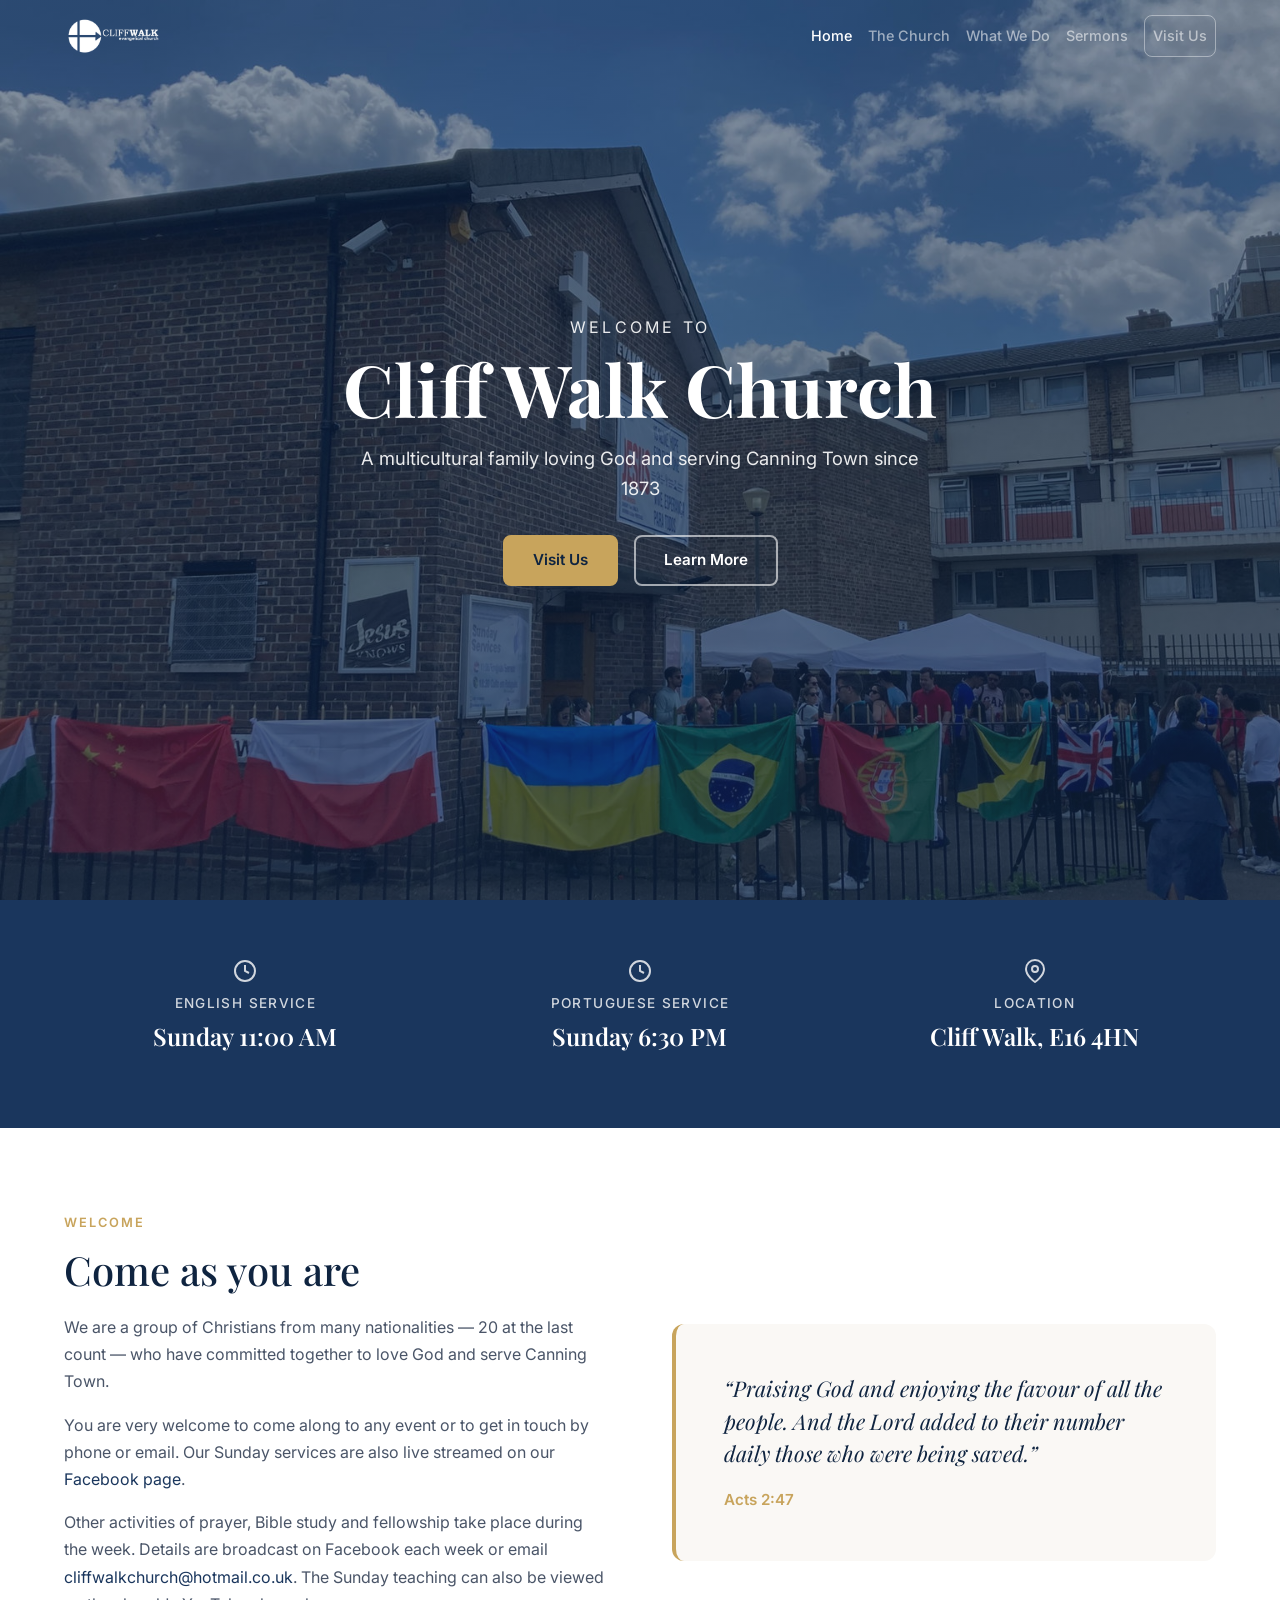
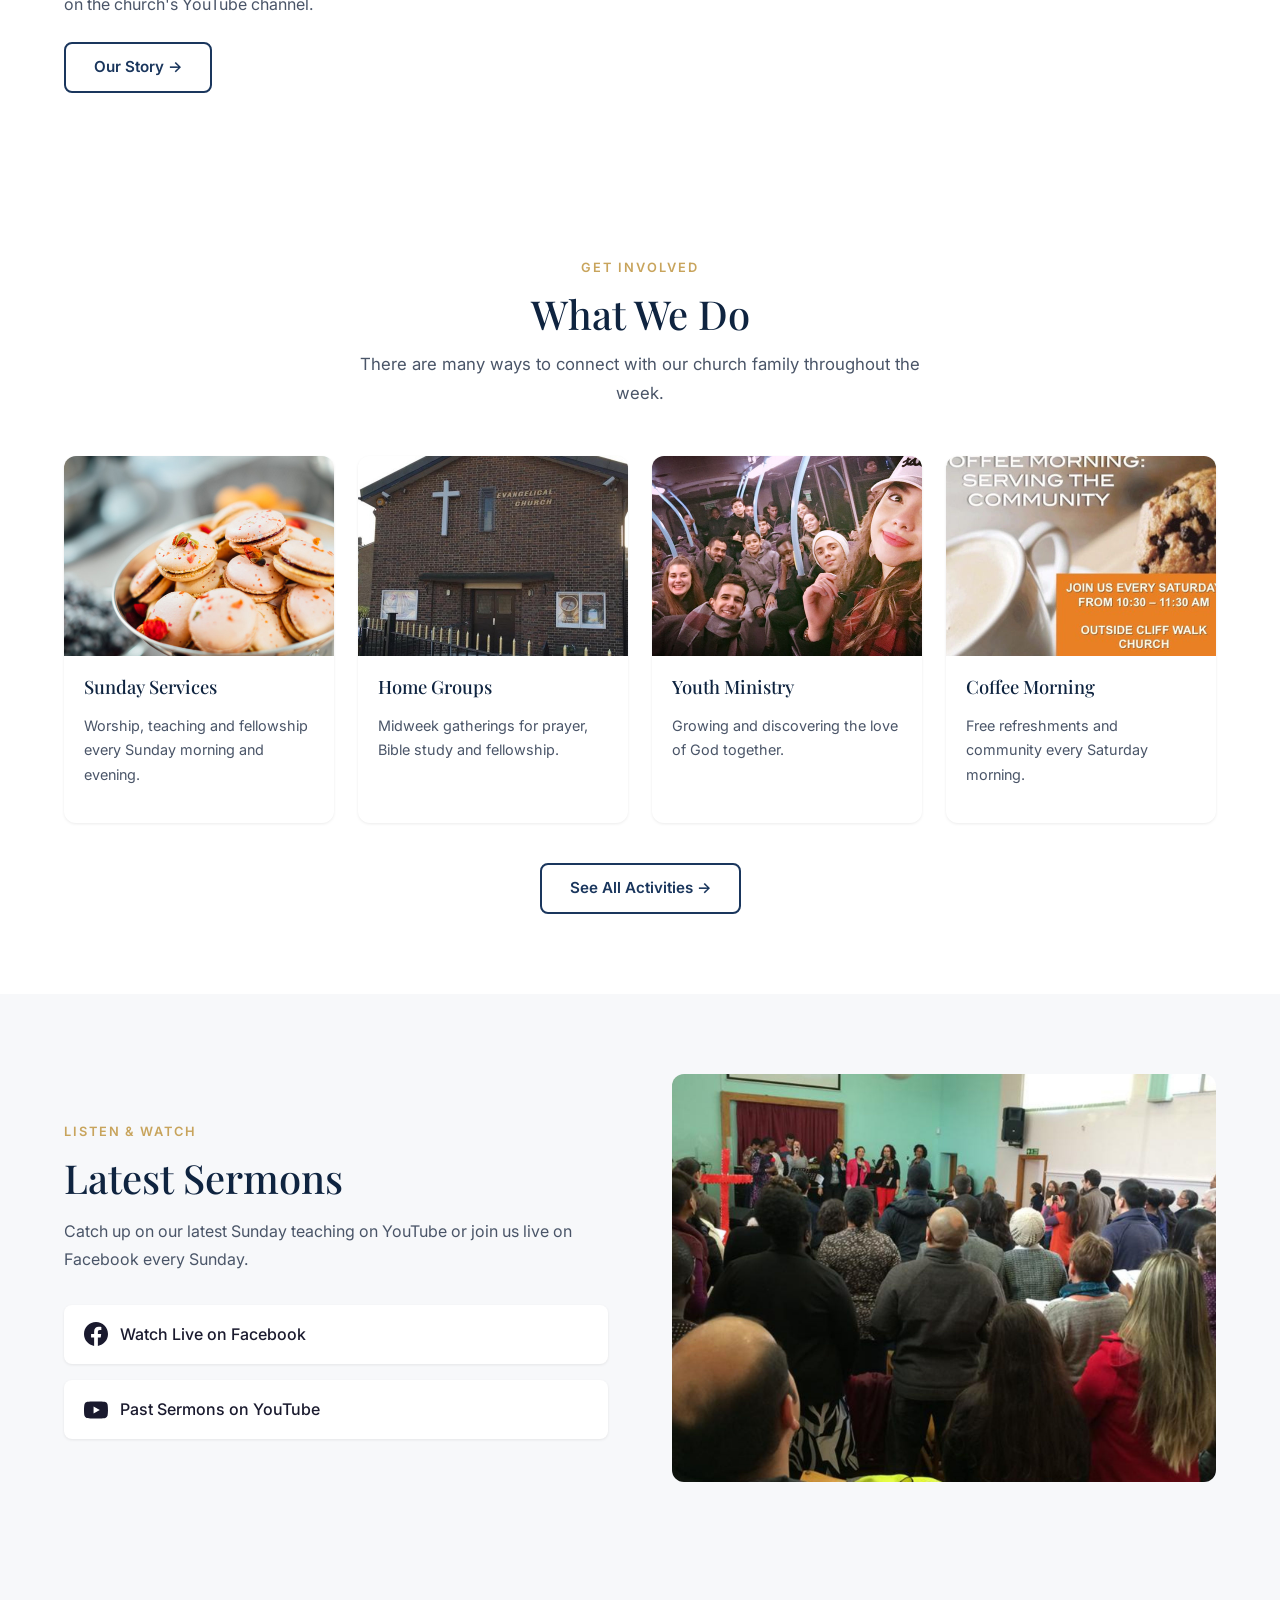
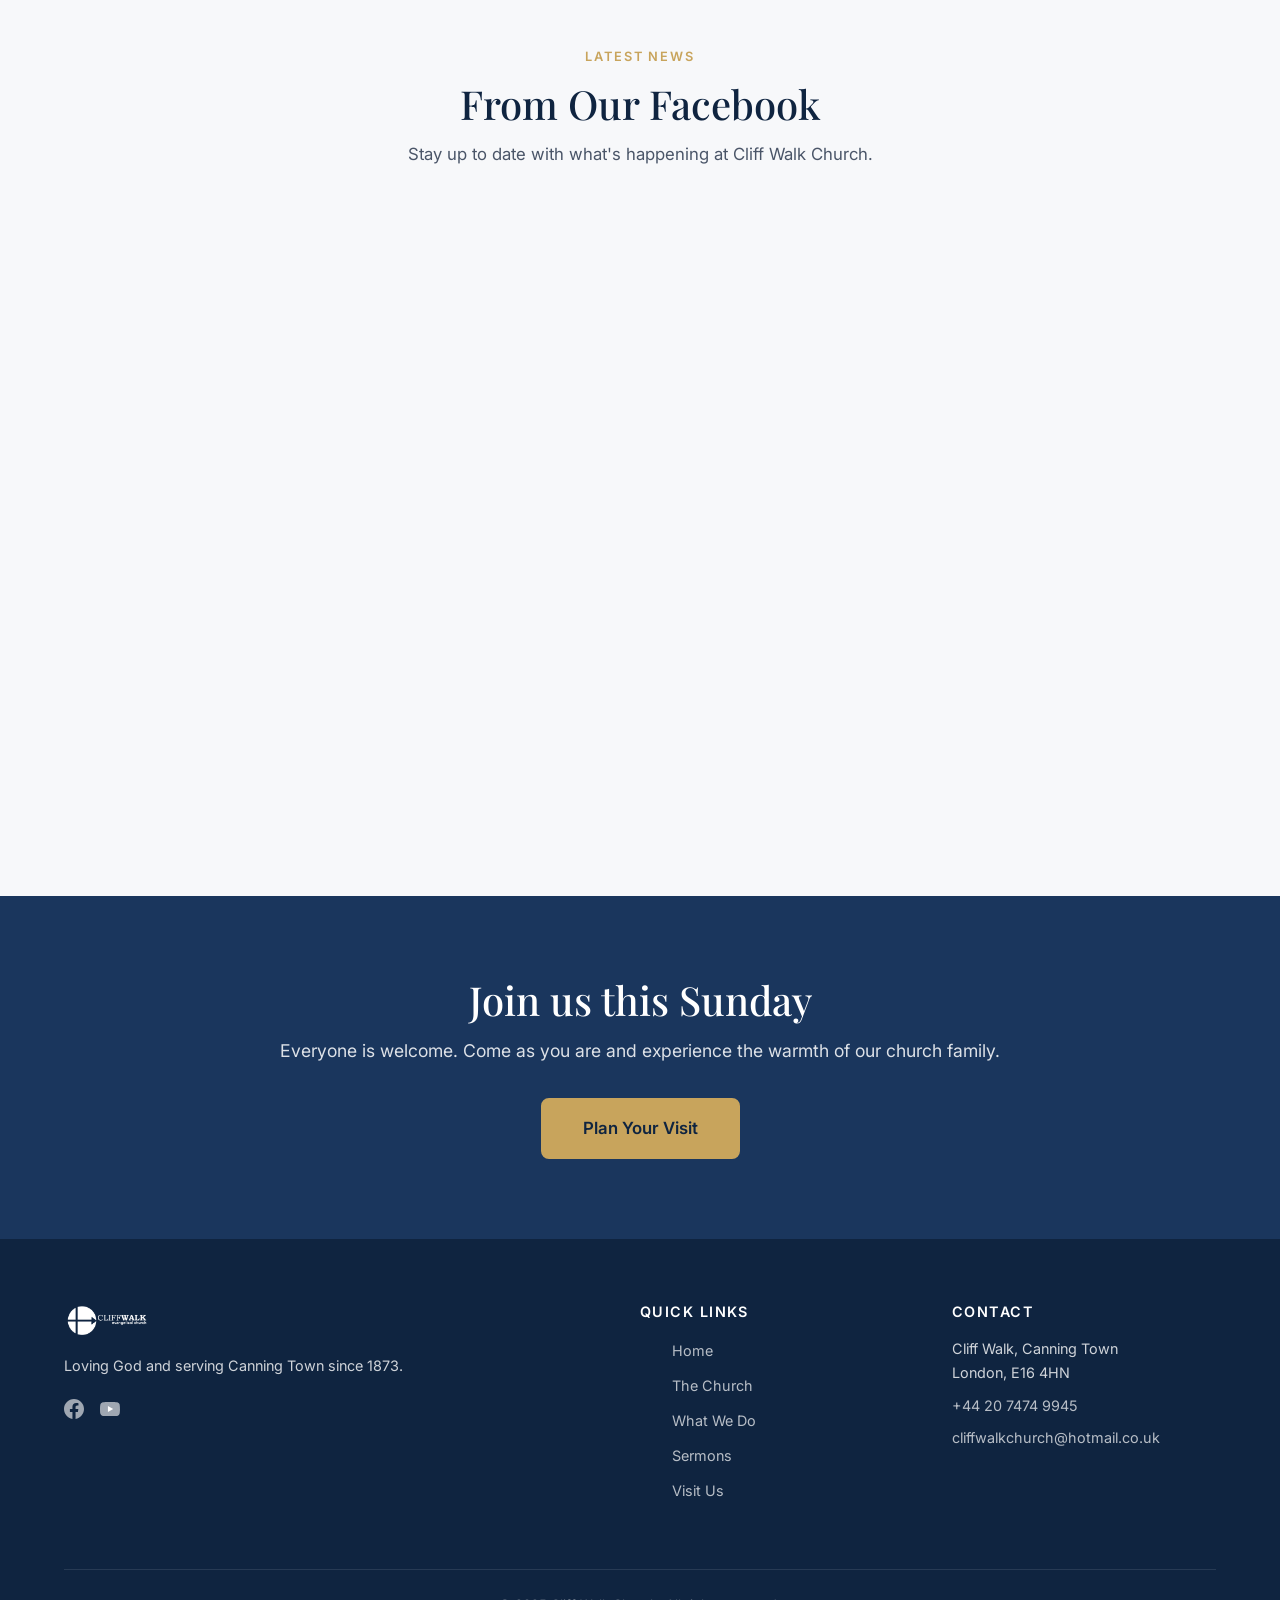
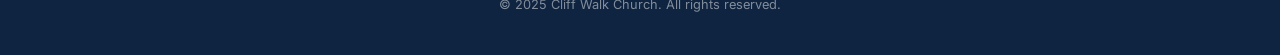
<file: index.html>
<!DOCTYPE html>
<html lang="en">
<head>
  <meta charset="UTF-8">
  <meta name="viewport" content="width=device-width, initial-scale=1.0">
  <title>Cliff Walk Church | Canning Town, London</title>
  <meta name="description" content="Cliff Walk Church - A multicultural Christian community in Canning Town, London. Sunday services at 11am (English) and 6:30pm (Portuguese). Serving the community since 1873.">
  <link rel="preconnect" href="https://fonts.googleapis.com">
  <link rel="preconnect" href="https://fonts.gstatic.com" crossorigin>
  <link href="https://fonts.googleapis.com/css2?family=Inter:wght@300;400;500;600;700&family=Playfair+Display:wght@400;500;600;700&display=swap" rel="stylesheet">
  <link href="https://cdn.jsdelivr.net/npm/bootstrap@5.3.3/dist/css/bootstrap.min.css" rel="stylesheet">
  <link rel="stylesheet" href="style.css">
</head>
<body>
  <!-- Navigation -->
  <nav class="navbar navbar-expand-lg navbar-dark fixed-top" id="navbar">
    <div class="container nav-container">
      <a href="index.html" class="navbar-brand nav-logo">
        <img src="images/logo.png" alt="Cliff Walk Church" class="logo-img">
      </a>
      <button class="navbar-toggler" type="button" data-bs-toggle="collapse" data-bs-target="#navMenu" aria-controls="navMenu" aria-expanded="false" aria-label="Toggle navigation">
        <span class="navbar-toggler-icon"></span>
      </button>
      <div class="collapse navbar-collapse" id="navMenu">
        <ul class="navbar-nav ms-auto align-items-lg-center">
          <li class="nav-item"><a href="index.html" class="nav-link active">Home</a></li>
          <li class="nav-item"><a href="about.html" class="nav-link">The Church</a></li>
          <li class="nav-item"><a href="ministries.html" class="nav-link">What We Do</a></li>
          <li class="nav-item"><a href="sermons.html" class="nav-link">Sermons</a></li>
          <li class="nav-item"><a href="visit.html" class="nav-link nav-cta">Visit Us</a></li>
        </ul>
      </div>
    </div>
  </nav>

  <!-- Hero Section -->
  <section class="hero">
    <div class="hero-bg">
      <img src="images/hero-home.jpg" alt="Cliff Walk Church community gathering" loading="eager">
      <div class="hero-overlay"></div>
    </div>
    <div class="hero-content">
      <p class="hero-welcome">Welcome to</p>
      <h1 class="hero-title">Cliff Walk Church</h1>
      <p class="hero-subtitle">A multicultural family loving God and serving Canning Town since 1873</p>
      <div class="hero-actions">
        <a href="visit.html" class="btn btn-primary">Visit Us</a>
        <a href="about.html" class="btn btn-outline">Learn More</a>
      </div>
    </div>
  </section>

  <!-- Service Times Banner -->
  <section class="service-times">
    <div class="container">
      <div class="times-grid">
        <div class="time-card">
          <div class="time-icon">
            <svg width="24" height="24" viewBox="0 0 24 24" fill="none" stroke="currentColor" stroke-width="2"><circle cx="12" cy="12" r="10"/><polyline points="12,6 12,12 16,14"/></svg>
          </div>
          <h3>English Service</h3>
          <p class="time">Sunday 11:00 AM</p>
        </div>
        <div class="time-card">
          <div class="time-icon">
            <svg width="24" height="24" viewBox="0 0 24 24" fill="none" stroke="currentColor" stroke-width="2"><circle cx="12" cy="12" r="10"/><polyline points="12,6 12,12 16,14"/></svg>
          </div>
          <h3>Portuguese Service</h3>
          <p class="time">Sunday 6:30 PM</p>
        </div>
        <div class="time-card">
          <div class="time-icon">
            <svg width="24" height="24" viewBox="0 0 24 24" fill="none" stroke="currentColor" stroke-width="2"><path d="M21 10c0 7-9 13-9 13s-9-6-9-13a9 9 0 0 1 18 0z"/><circle cx="12" cy="10" r="3"/></svg>
          </div>
          <h3>Location</h3>
          <p class="time">Cliff Walk, E16 4HN</p>
        </div>
      </div>
    </div>
  </section>

  <!-- Welcome Section -->
  <section class="section welcome">
    <div class="container">
      <div class="welcome-grid">
        <div class="welcome-text">
          <span class="section-label">Welcome</span>
          <h2>Come as you are</h2>
          <p>We are a group of Christians from many nationalities &mdash; 20 at the last count &mdash; who have committed together to love God and serve Canning Town.</p>
          <p>You are very welcome to come along to any event or to get in touch by phone or email. Our Sunday services are also live streamed on our <a href="https://www.facebook.com/cliffwalkchurchfamily" target="_blank" rel="noopener">Facebook page</a>.</p>
          <p>Other activities of prayer, Bible study and fellowship take place during the week. Details are broadcast on Facebook each week or email <a href="mailto:cliffwalkchurch@hotmail.co.uk">cliffwalkchurch@hotmail.co.uk</a>. The Sunday teaching can also be viewed on the church's YouTube channel.</p>
          <a href="about.html" class="btn btn-secondary">Our Story &rarr;</a>
        </div>
        <div class="welcome-quote">
          <blockquote>
            <p>&ldquo;Praising God and enjoying the favour of all the people. And the Lord added to their number daily those who were being saved.&rdquo;</p>
            <cite>Acts 2:47</cite>
          </blockquote>
        </div>
      </div>
    </div>
  </section>

  <!-- Quick Ministries Preview -->
  <section class="section ministries-preview">
    <div class="container">
      <div class="section-header">
        <span class="section-label">Get Involved</span>
        <h2>What We Do</h2>
        <p>There are many ways to connect with our church family throughout the week.</p>
      </div>
      <div class="preview-grid">
        <div class="preview-card">
          <div class="preview-image">
            <img src="images/worship.jpg" alt="Sunday worship service" loading="lazy">
          </div>
          <h3>Sunday Services</h3>
          <p>Worship, teaching and fellowship every Sunday morning and evening.</p>
        </div>
        <div class="preview-card">
          <div class="preview-image">
            <img src="images/home-groups.jpg" alt="Home Groups Bible study" loading="lazy">
          </div>
          <h3>Home Groups</h3>
          <p>Midweek gatherings for prayer, Bible study and fellowship.</p>
        </div>
        <div class="preview-card">
          <div class="preview-image">
            <img src="images/youth-group.jpg" alt="Youth ministry" loading="lazy">
          </div>
          <h3>Youth Ministry</h3>
          <p>Growing and discovering the love of God together.</p>
        </div>
        <div class="preview-card">
          <div class="preview-image">
            <img src="images/coffee-morning.jpg" alt="Saturday coffee morning" loading="lazy">
          </div>
          <h3>Coffee Morning</h3>
          <p>Free refreshments and community every Saturday morning.</p>
        </div>
      </div>
      <div class="section-cta">
        <a href="ministries.html" class="btn btn-secondary">See All Activities &rarr;</a>
      </div>
    </div>
  </section>

  <!-- Sermons Preview -->
  <section class="section sermons-preview">
    <div class="container">
      <div class="sermons-preview-grid">
        <div class="sermons-preview-text">
          <span class="section-label">Listen &amp; Watch</span>
          <h2>Latest Sermons</h2>
          <p>Catch up on our latest Sunday teaching on YouTube or join us live on Facebook every Sunday.</p>
          <div class="sermons-preview-links">
            <a href="https://www.facebook.com/cliffwalkchurchfamily" target="_blank" rel="noopener" class="sermon-link">
              <svg width="24" height="24" viewBox="0 0 24 24" fill="currentColor"><path d="M24 12.073c0-6.627-5.373-12-12-12s-12 5.373-12 12c0 5.99 4.388 10.954 10.125 11.854v-8.385H7.078v-3.47h3.047V9.43c0-3.007 1.792-4.669 4.533-4.669 1.312 0 2.686.235 2.686.235v2.953H15.83c-1.491 0-1.956.925-1.956 1.874v2.25h3.328l-.532 3.47h-2.796v8.385C19.612 23.027 24 18.062 24 12.073z"/></svg>
              Watch Live on Facebook
            </a>
            <a href="https://www.youtube.com/@cliffwalkchurch" target="_blank" rel="noopener" class="sermon-link">
              <svg width="24" height="24" viewBox="0 0 24 24" fill="currentColor"><path d="M23.498 6.186a3.016 3.016 0 0 0-2.122-2.136C19.505 3.545 12 3.545 12 3.545s-7.505 0-9.377.505A3.017 3.017 0 0 0 .502 6.186C0 8.07 0 12 0 12s0 3.93.502 5.814a3.016 3.016 0 0 0 2.122 2.136c1.871.505 9.376.505 9.376.505s7.505 0 9.377-.505a3.015 3.015 0 0 0 2.122-2.136C24 15.93 24 12 24 12s0-3.93-.502-5.814z"/><polygon fill="#fff" points="9.545,15.568 15.818,12 9.545,8.432"/></svg>
              Past Sermons on YouTube
            </a>
          </div>
        </div>
        <div class="sermons-preview-image">
          <img src="images/hero-ministries.jpg" alt="Church worship" loading="lazy">
        </div>
      </div>
    </div>
  </section>

  <!-- Facebook Feed -->
  <section class="section section-alt">
    <div class="container">
      <div class="section-header">
        <span class="section-label">Latest News</span>
        <h2>From Our Facebook</h2>
        <p>Stay up to date with what's happening at Cliff Walk Church.</p>
      </div>
      <div class="fb-feed-container">
        <iframe
          src="https://www.facebook.com/plugins/page.php?href=https%3A%2F%2Fwww.facebook.com%2Fcliffwalkchurchfamily&tabs=timeline&width=500&height=600&small_header=false&adapt_container_width=true&hide_cover=false&show_facepile=true&appId"
          width="500"
          height="600"
          style="border:none;overflow:hidden"
          scrolling="no"
          frameborder="0"
          allowfullscreen="true"
          allow="autoplay; clipboard-write; encrypted-media; picture-in-picture; web-share"
          loading="lazy"
          title="Cliff Walk Church Facebook Feed">
        </iframe>
      </div>
    </div>
  </section>

  <!-- CTA Section -->
  <section class="cta-section">
    <div class="container">
      <h2>Join us this Sunday</h2>
      <p>Everyone is welcome. Come as you are and experience the warmth of our church family.</p>
      <a href="visit.html" class="btn btn-primary btn-lg">Plan Your Visit</a>
    </div>
  </section>

  <!-- Footer -->
  <footer class="footer">
    <div class="container">
      <div class="footer-content">
        <div class="footer-brand">
          <img src="images/logo.png" alt="Cliff Walk Church" class="footer-logo">
          <p>Loving God and serving Canning Town since 1873.</p>
          <div class="social-links">
            <a href="https://www.facebook.com/cliffwalkchurchfamily" target="_blank" rel="noopener" aria-label="Facebook">
              <svg width="20" height="20" viewBox="0 0 24 24" fill="currentColor"><path d="M24 12.073c0-6.627-5.373-12-12-12s-12 5.373-12 12c0 5.99 4.388 10.954 10.125 11.854v-8.385H7.078v-3.47h3.047V9.43c0-3.007 1.792-4.669 4.533-4.669 1.312 0 2.686.235 2.686.235v2.953H15.83c-1.491 0-1.956.925-1.956 1.874v2.25h3.328l-.532 3.47h-2.796v8.385C19.612 23.027 24 18.062 24 12.073z"/></svg>
            </a>
            <a href="https://www.youtube.com/@cliffwalkchurch" target="_blank" rel="noopener" aria-label="YouTube">
              <svg width="20" height="20" viewBox="0 0 24 24" fill="currentColor"><path d="M23.498 6.186a3.016 3.016 0 0 0-2.122-2.136C19.505 3.545 12 3.545 12 3.545s-7.505 0-9.377.505A3.017 3.017 0 0 0 .502 6.186C0 8.07 0 12 0 12s0 3.93.502 5.814a3.016 3.016 0 0 0 2.122 2.136c1.871.505 9.376.505 9.376.505s7.505 0 9.377-.505a3.015 3.015 0 0 0 2.122-2.136C24 15.93 24 12 24 12s0-3.93-.502-5.814z"/><polygon fill="#fff" points="9.545,15.568 15.818,12 9.545,8.432"/></svg>
            </a>
          </div>
        </div>
        <div class="footer-links">
          <h4>Quick Links</h4>
          <ul>
            <li><a href="index.html">Home</a></li>
            <li><a href="about.html">The Church</a></li>
            <li><a href="ministries.html">What We Do</a></li>
            <li><a href="sermons.html">Sermons</a></li>
            <li><a href="visit.html">Visit Us</a></li>
          </ul>
        </div>
        <div class="footer-contact">
          <h4>Contact</h4>
          <p>Cliff Walk, Canning Town<br>London, E16 4HN</p>
          <p><a href="tel:+442074749945">+44 20 7474 9945</a></p>
          <p><a href="mailto:cliffwalkchurch@hotmail.co.uk">cliffwalkchurch@hotmail.co.uk</a></p>
        </div>
      </div>
      <div class="footer-bottom">
        <p>&copy; 2025 Cliff Walk Church. All rights reserved.</p>
      </div>
    </div>
  </footer>

  <script src="https://cdn.jsdelivr.net/npm/bootstrap@5.3.3/dist/js/bootstrap.bundle.min.js"></script>
  <script src="script.js"></script>
</body>
</html>
</file>
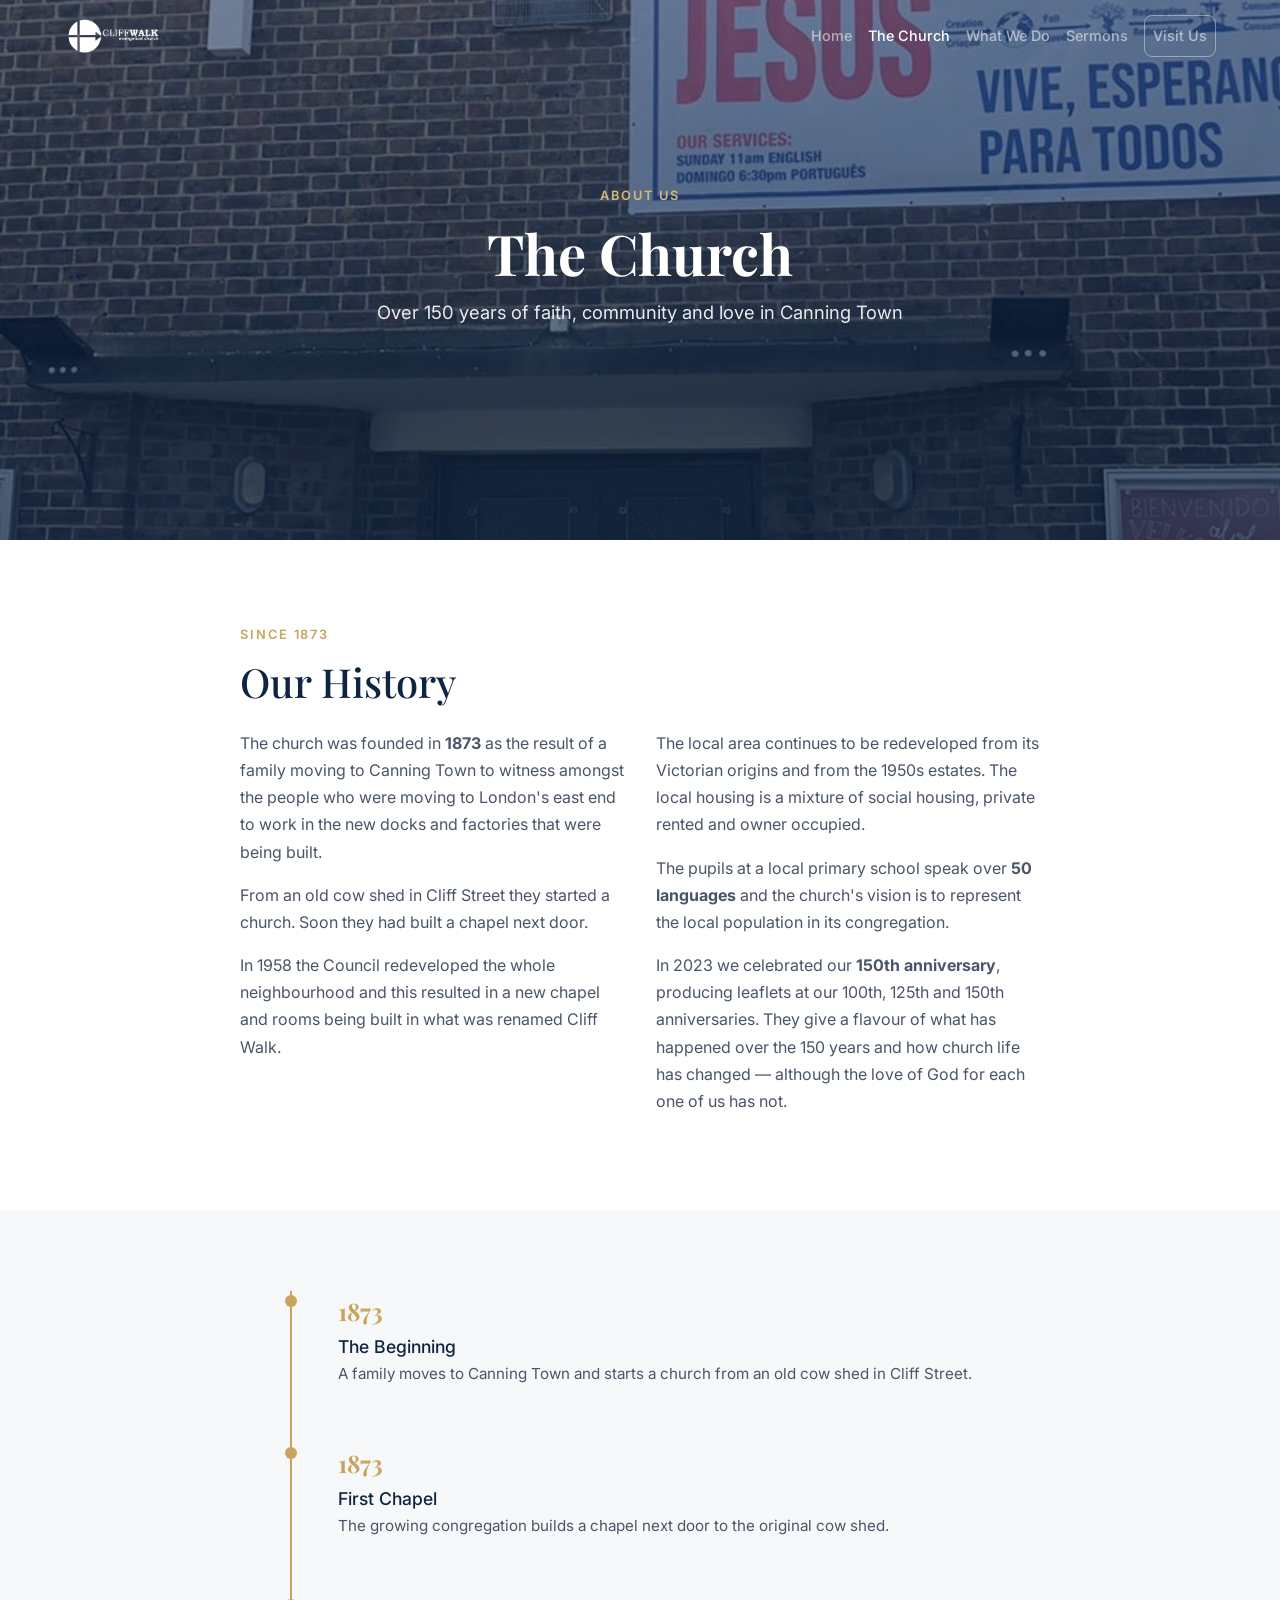
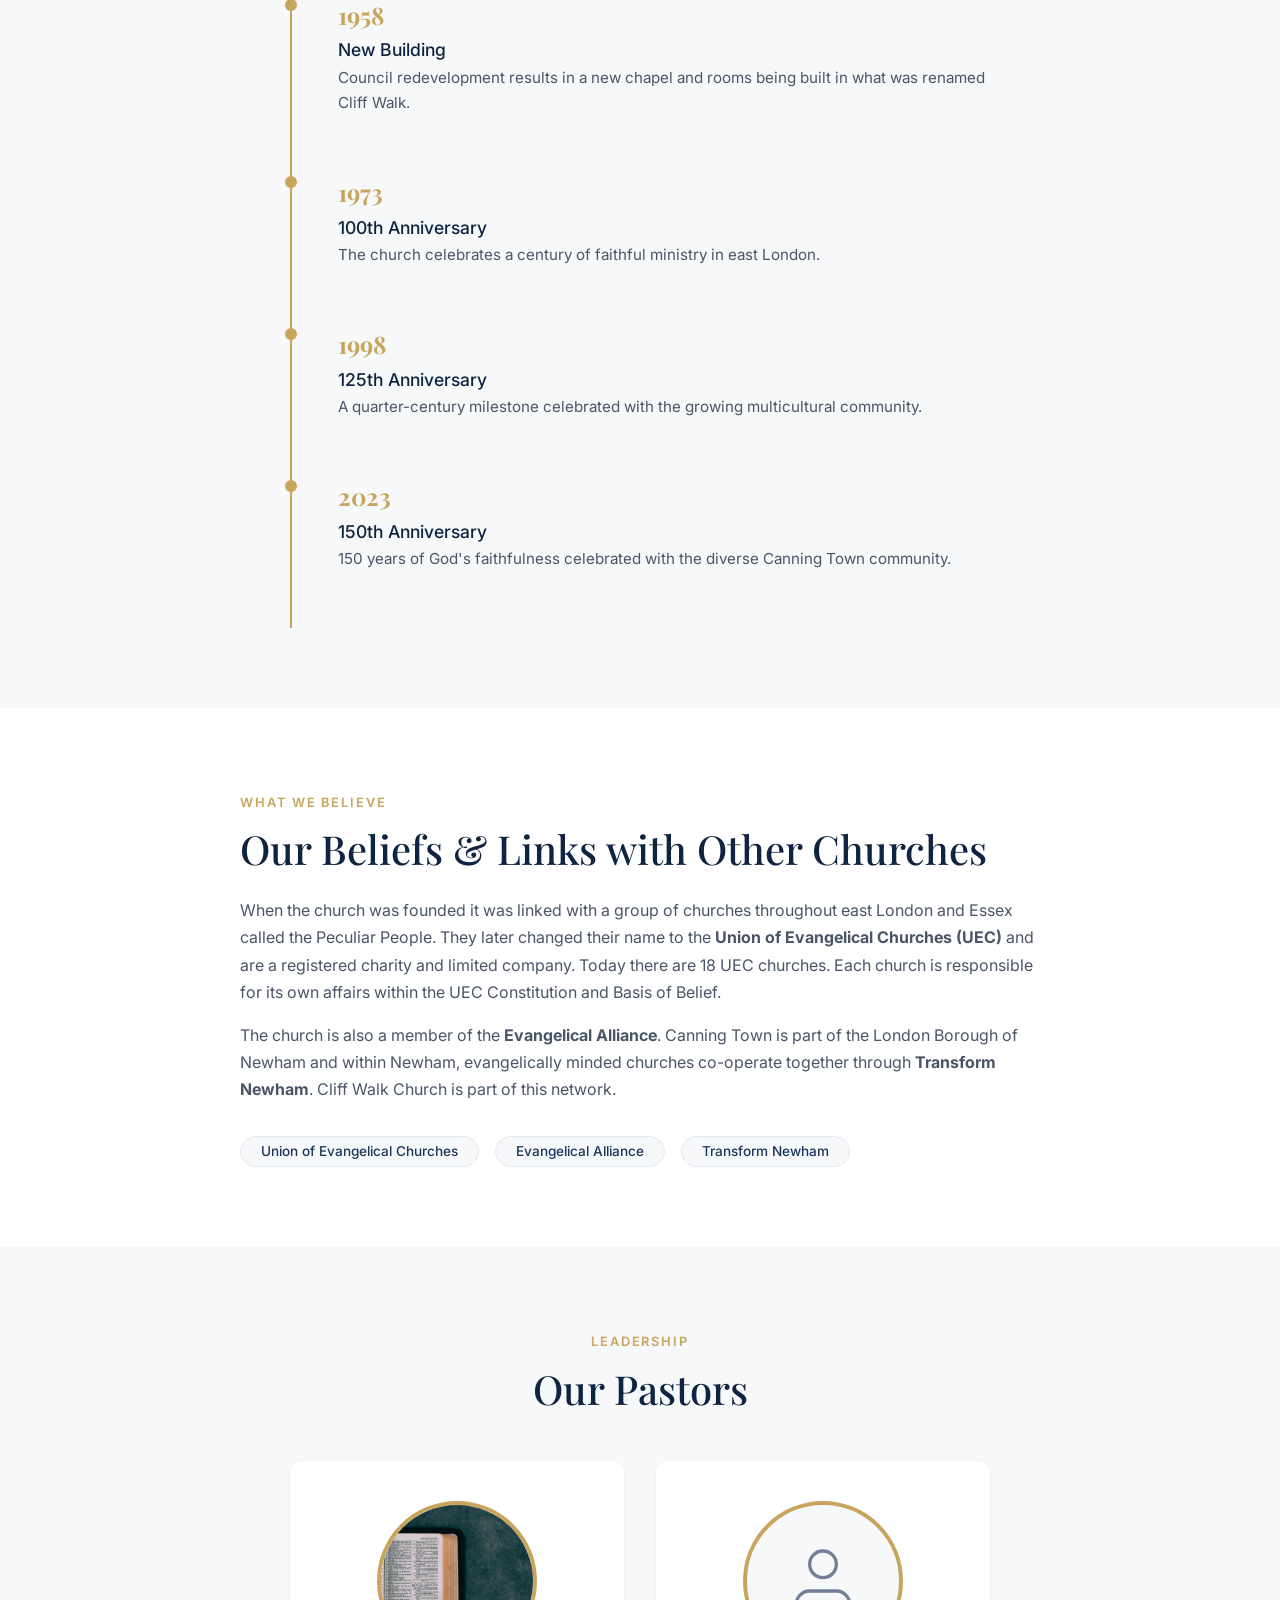
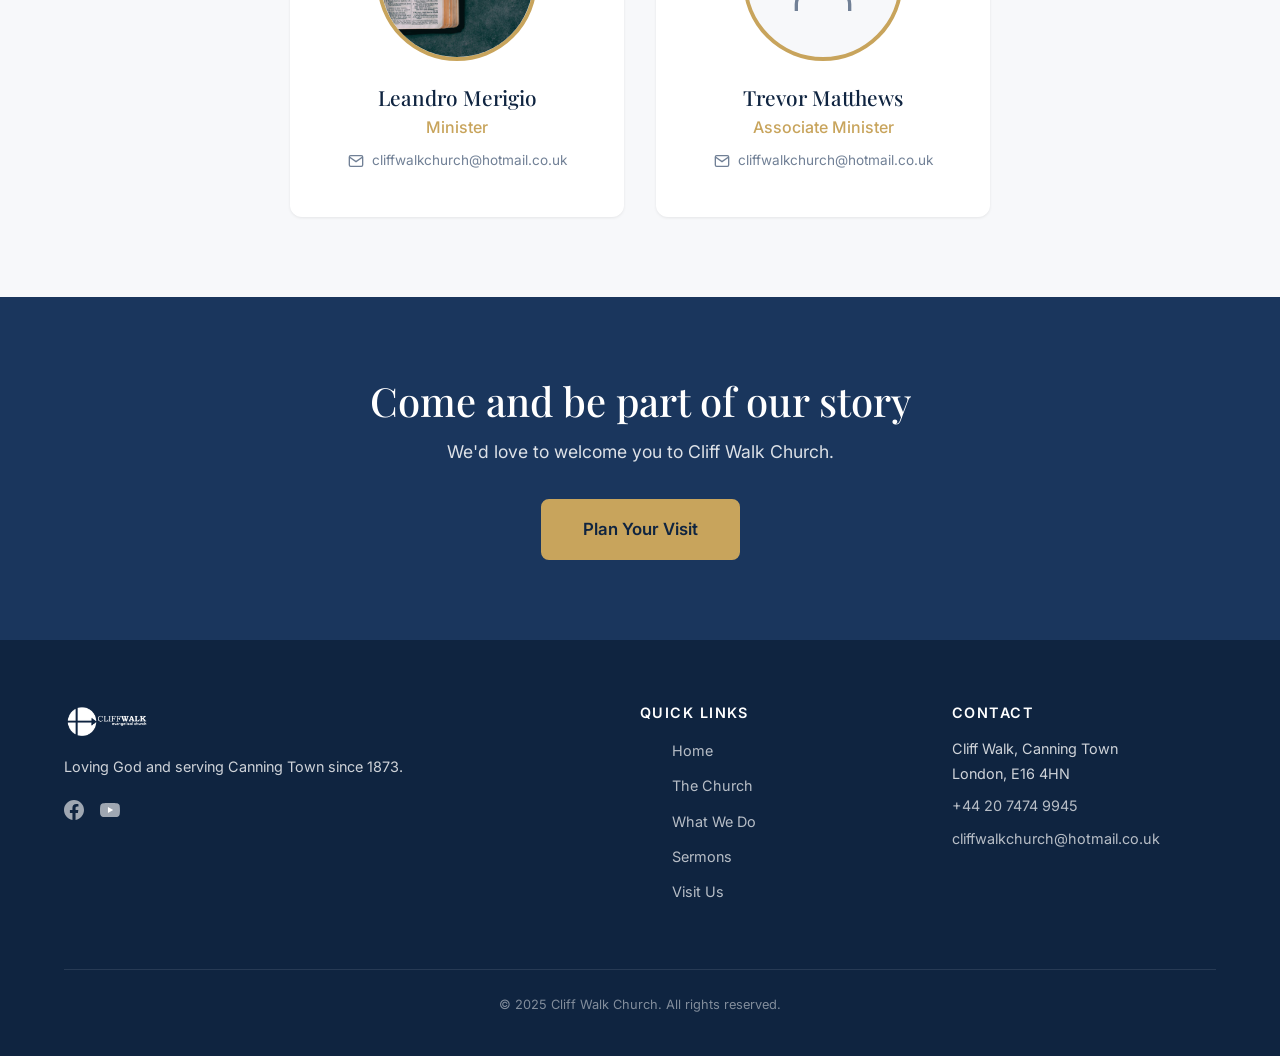
<file: about.html>
<!DOCTYPE html>
<html lang="en">
<head>
  <meta charset="UTF-8">
  <meta name="viewport" content="width=device-width, initial-scale=1.0">
  <title>The Church | Cliff Walk Church</title>
  <meta name="description" content="Learn about Cliff Walk Church's history since 1873, our beliefs, and our pastors. A multicultural church in Canning Town, London.">
  <link rel="preconnect" href="https://fonts.googleapis.com">
  <link rel="preconnect" href="https://fonts.gstatic.com" crossorigin>
  <link href="https://fonts.googleapis.com/css2?family=Inter:wght@300;400;500;600;700&family=Playfair+Display:wght@400;500;600;700&display=swap" rel="stylesheet">
  <link href="https://cdn.jsdelivr.net/npm/bootstrap@5.3.3/dist/css/bootstrap.min.css" rel="stylesheet">
  <link rel="stylesheet" href="style.css">
</head>
<body>
  <!-- Navigation -->
  <nav class="navbar navbar-expand-lg navbar-dark fixed-top" id="navbar">
    <div class="container nav-container">
      <a href="index.html" class="navbar-brand nav-logo">
        <img src="images/logo.png" alt="Cliff Walk Church" class="logo-img">
      </a>
      <button class="navbar-toggler" type="button" data-bs-toggle="collapse" data-bs-target="#navMenu" aria-controls="navMenu" aria-expanded="false" aria-label="Toggle navigation">
        <span class="navbar-toggler-icon"></span>
      </button>
      <div class="collapse navbar-collapse" id="navMenu">
        <ul class="navbar-nav ms-auto align-items-lg-center">
          <li class="nav-item"><a href="index.html" class="nav-link">Home</a></li>
          <li class="nav-item"><a href="about.html" class="nav-link active">The Church</a></li>
          <li class="nav-item"><a href="ministries.html" class="nav-link">What We Do</a></li>
          <li class="nav-item"><a href="sermons.html" class="nav-link">Sermons</a></li>
          <li class="nav-item"><a href="visit.html" class="nav-link nav-cta">Visit Us</a></li>
        </ul>
      </div>
    </div>
  </nav>

  <!-- Page Hero -->
  <section class="page-hero">
    <div class="hero-bg">
      <img src="images/hero-about.jpg" alt="Cliff Walk Church" loading="eager">
      <div class="hero-overlay"></div>
    </div>
    <div class="hero-content">
      <span class="section-label section-label-light">About Us</span>
      <h1>The Church</h1>
      <p>Over 150 years of faith, community and love in Canning Town</p>
    </div>
  </section>

  <!-- History Section -->
  <section class="section">
    <div class="container">
      <div class="content-block">
        <span class="section-label">Since 1873</span>
        <h2>Our History</h2>
        <div class="two-column-text">
          <div>
            <p>The church was founded in <strong>1873</strong> as the result of a family moving to Canning Town to witness amongst the people who were moving to London's east end to work in the new docks and factories that were being built.</p>
            <p>From an old cow shed in Cliff Street they started a church. Soon they had built a chapel next door.</p>
            <p>In 1958 the Council redeveloped the whole neighbourhood and this resulted in a new chapel and rooms being built in what was renamed Cliff Walk.</p>
          </div>
          <div>
            <p>The local area continues to be redeveloped from its Victorian origins and from the 1950s estates. The local housing is a mixture of social housing, private rented and owner occupied.</p>
            <p>The pupils at a local primary school speak over <strong>50 languages</strong> and the church's vision is to represent the local population in its congregation.</p>
            <p>In 2023 we celebrated our <strong>150th anniversary</strong>, producing leaflets at our 100th, 125th and 150th anniversaries. They give a flavour of what has happened over the 150 years and how church life has changed &mdash; although the love of God for each one of us has not.</p>
          </div>
        </div>
      </div>
    </div>
  </section>

  <!-- Timeline -->
  <section class="section section-alt">
    <div class="container">
      <div class="timeline">
        <div class="timeline-item">
          <div class="timeline-year">1873</div>
          <div class="timeline-content">
            <h3>The Beginning</h3>
            <p>A family moves to Canning Town and starts a church from an old cow shed in Cliff Street.</p>
          </div>
        </div>
        <div class="timeline-item">
          <div class="timeline-year">1873</div>
          <div class="timeline-content">
            <h3>First Chapel</h3>
            <p>The growing congregation builds a chapel next door to the original cow shed.</p>
          </div>
        </div>
        <div class="timeline-item">
          <div class="timeline-year">1958</div>
          <div class="timeline-content">
            <h3>New Building</h3>
            <p>Council redevelopment results in a new chapel and rooms being built in what was renamed Cliff Walk.</p>
          </div>
        </div>
        <div class="timeline-item">
          <div class="timeline-year">1973</div>
          <div class="timeline-content">
            <h3>100th Anniversary</h3>
            <p>The church celebrates a century of faithful ministry in east London.</p>
          </div>
        </div>
        <div class="timeline-item">
          <div class="timeline-year">1998</div>
          <div class="timeline-content">
            <h3>125th Anniversary</h3>
            <p>A quarter-century milestone celebrated with the growing multicultural community.</p>
          </div>
        </div>
        <div class="timeline-item">
          <div class="timeline-year">2023</div>
          <div class="timeline-content">
            <h3>150th Anniversary</h3>
            <p>150 years of God's faithfulness celebrated with the diverse Canning Town community.</p>
          </div>
        </div>
      </div>
    </div>
  </section>

  <!-- Beliefs Section -->
  <section class="section">
    <div class="container">
      <div class="content-block">
        <span class="section-label">What We Believe</span>
        <h2>Our Beliefs &amp; Links with Other Churches</h2>
        <div class="beliefs-content">
          <p>When the church was founded it was linked with a group of churches throughout east London and Essex called the Peculiar People. They later changed their name to the <strong>Union of Evangelical Churches (UEC)</strong> and are a registered charity and limited company. Today there are 18 UEC churches. Each church is responsible for its own affairs within the UEC Constitution and Basis of Belief.</p>
          <p>The church is also a member of the <strong>Evangelical Alliance</strong>. Canning Town is part of the London Borough of Newham and within Newham, evangelically minded churches co-operate together through <strong>Transform Newham</strong>. Cliff Walk Church is part of this network.</p>
        </div>
        <div class="affiliation-badges">
          <div class="badge">Union of Evangelical Churches</div>
          <div class="badge">Evangelical Alliance</div>
          <div class="badge">Transform Newham</div>
        </div>
      </div>
    </div>
  </section>

  <!-- Pastors Section -->
  <section class="section section-alt">
    <div class="container">
      <div class="section-header">
        <span class="section-label">Leadership</span>
        <h2>Our Pastors</h2>
      </div>
      <div class="pastors-grid">
        <div class="pastor-card">
          <div class="pastor-image">
            <img src="images/pastor.jpg" alt="Leandro Merigio" loading="lazy">
          </div>
          <div class="pastor-info">
            <h3>Leandro Merigio</h3>
            <p class="pastor-role">Minister</p>
            <a href="mailto:cliffwalkchurch@hotmail.co.uk" class="pastor-email" title="cliffwalkchurch@hotmail.co.uk">
              <svg width="16" height="16" viewBox="0 0 24 24" fill="none" stroke="currentColor" stroke-width="2"><path d="M4 4h16c1.1 0 2 .9 2 2v12c0 1.1-.9 2-2 2H4c-1.1 0-2-.9-2-2V6c0-1.1.9-2 2-2z"/><polyline points="22,6 12,13 2,6"/></svg>
              <span class="email-full">cliffwalkchurch@hotmail.co.uk</span>
              <span class="email-short">Email Us</span>
            </a>
          </div>
        </div>
        <div class="pastor-card">
          <div class="pastor-image pastor-placeholder">
            <svg width="80" height="80" viewBox="0 0 24 24" fill="none" stroke="currentColor" stroke-width="1"><path d="M20 21v-2a4 4 0 0 0-4-4H8a4 4 0 0 0-4 4v2"/><circle cx="12" cy="7" r="4"/></svg>
          </div>
          <div class="pastor-info">
            <h3>Trevor Matthews</h3>
            <p class="pastor-role">Associate Minister</p>
            <a href="mailto:cliffwalkchurch@hotmail.co.uk" class="pastor-email" title="cliffwalkchurch@hotmail.co.uk">
              <svg width="16" height="16" viewBox="0 0 24 24" fill="none" stroke="currentColor" stroke-width="2"><path d="M4 4h16c1.1 0 2 .9 2 2v12c0 1.1-.9 2-2 2H4c-1.1 0-2-.9-2-2V6c0-1.1.9-2 2-2z"/><polyline points="22,6 12,13 2,6"/></svg>
              <span class="email-full">cliffwalkchurch@hotmail.co.uk</span>
              <span class="email-short">Email Us</span>
            </a>
          </div>
        </div>
      </div>
    </div>
  </section>

  <!-- CTA -->
  <section class="cta-section">
    <div class="container">
      <h2>Come and be part of our story</h2>
      <p>We'd love to welcome you to Cliff Walk Church.</p>
      <a href="visit.html" class="btn btn-primary btn-lg">Plan Your Visit</a>
    </div>
  </section>

  <!-- Footer -->
  <footer class="footer">
    <div class="container">
      <div class="footer-content">
        <div class="footer-brand">
          <img src="images/logo.png" alt="Cliff Walk Church" class="footer-logo">
          <p>Loving God and serving Canning Town since 1873.</p>
          <div class="social-links">
            <a href="https://www.facebook.com/cliffwalkchurchfamily" target="_blank" rel="noopener" aria-label="Facebook">
              <svg width="20" height="20" viewBox="0 0 24 24" fill="currentColor"><path d="M24 12.073c0-6.627-5.373-12-12-12s-12 5.373-12 12c0 5.99 4.388 10.954 10.125 11.854v-8.385H7.078v-3.47h3.047V9.43c0-3.007 1.792-4.669 4.533-4.669 1.312 0 2.686.235 2.686.235v2.953H15.83c-1.491 0-1.956.925-1.956 1.874v2.25h3.328l-.532 3.47h-2.796v8.385C19.612 23.027 24 18.062 24 12.073z"/></svg>
            </a>
            <a href="https://www.youtube.com/@cliffwalkchurch" target="_blank" rel="noopener" aria-label="YouTube">
              <svg width="20" height="20" viewBox="0 0 24 24" fill="currentColor"><path d="M23.498 6.186a3.016 3.016 0 0 0-2.122-2.136C19.505 3.545 12 3.545 12 3.545s-7.505 0-9.377.505A3.017 3.017 0 0 0 .502 6.186C0 8.07 0 12 0 12s0 3.93.502 5.814a3.016 3.016 0 0 0 2.122 2.136c1.871.505 9.376.505 9.376.505s7.505 0 9.377-.505a3.015 3.015 0 0 0 2.122-2.136C24 15.93 24 12 24 12s0-3.93-.502-5.814z"/><polygon fill="#fff" points="9.545,15.568 15.818,12 9.545,8.432"/></svg>
            </a>
          </div>
        </div>
        <div class="footer-links">
          <h4>Quick Links</h4>
          <ul>
            <li><a href="index.html">Home</a></li>
            <li><a href="about.html">The Church</a></li>
            <li><a href="ministries.html">What We Do</a></li>
            <li><a href="sermons.html">Sermons</a></li>
            <li><a href="visit.html">Visit Us</a></li>
          </ul>
        </div>
        <div class="footer-contact">
          <h4>Contact</h4>
          <p>Cliff Walk, Canning Town<br>London, E16 4HN</p>
          <p><a href="tel:+442074749945">+44 20 7474 9945</a></p>
          <p><a href="mailto:cliffwalkchurch@hotmail.co.uk">cliffwalkchurch@hotmail.co.uk</a></p>
        </div>
      </div>
      <div class="footer-bottom">
        <p>&copy; 2025 Cliff Walk Church. All rights reserved.</p>
      </div>
    </div>
  </footer>

  <script src="https://cdn.jsdelivr.net/npm/bootstrap@5.3.3/dist/js/bootstrap.bundle.min.js"></script>
  <script src="script.js"></script>
</body>
</html>
</file>
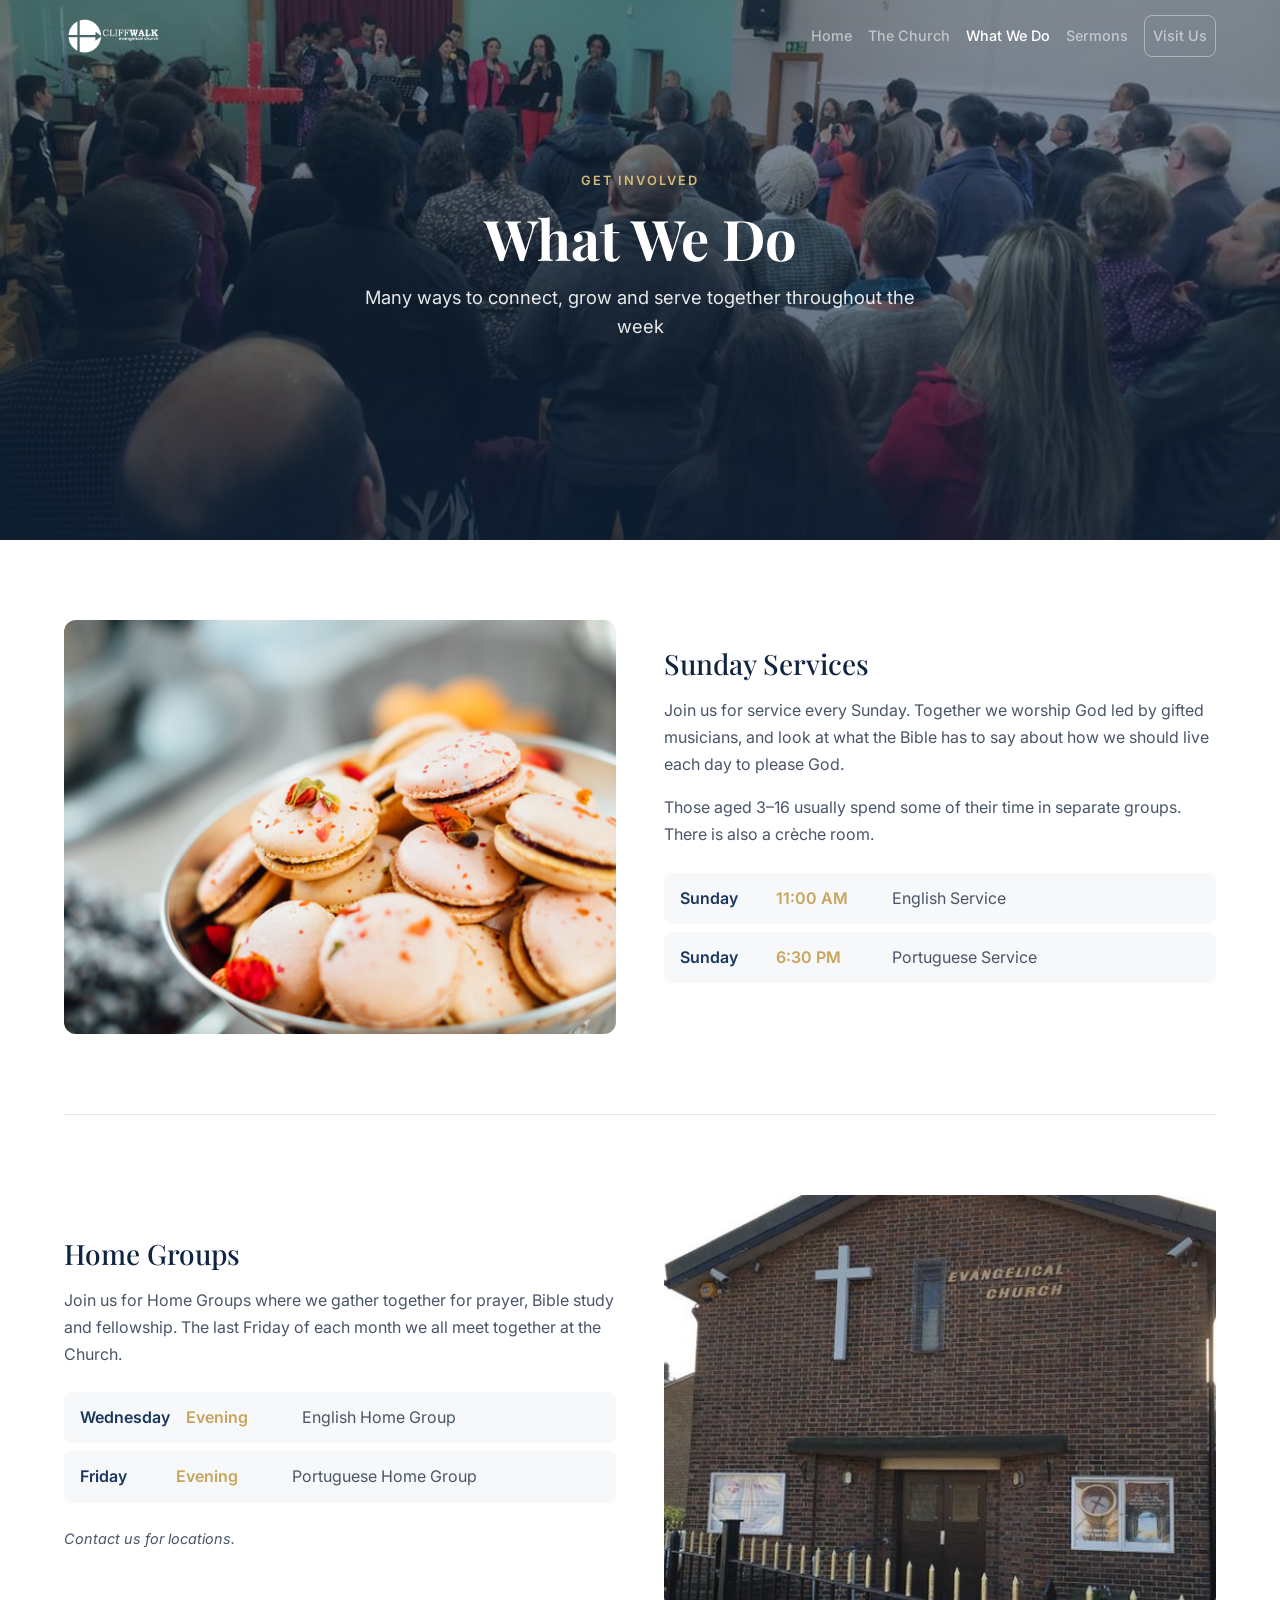
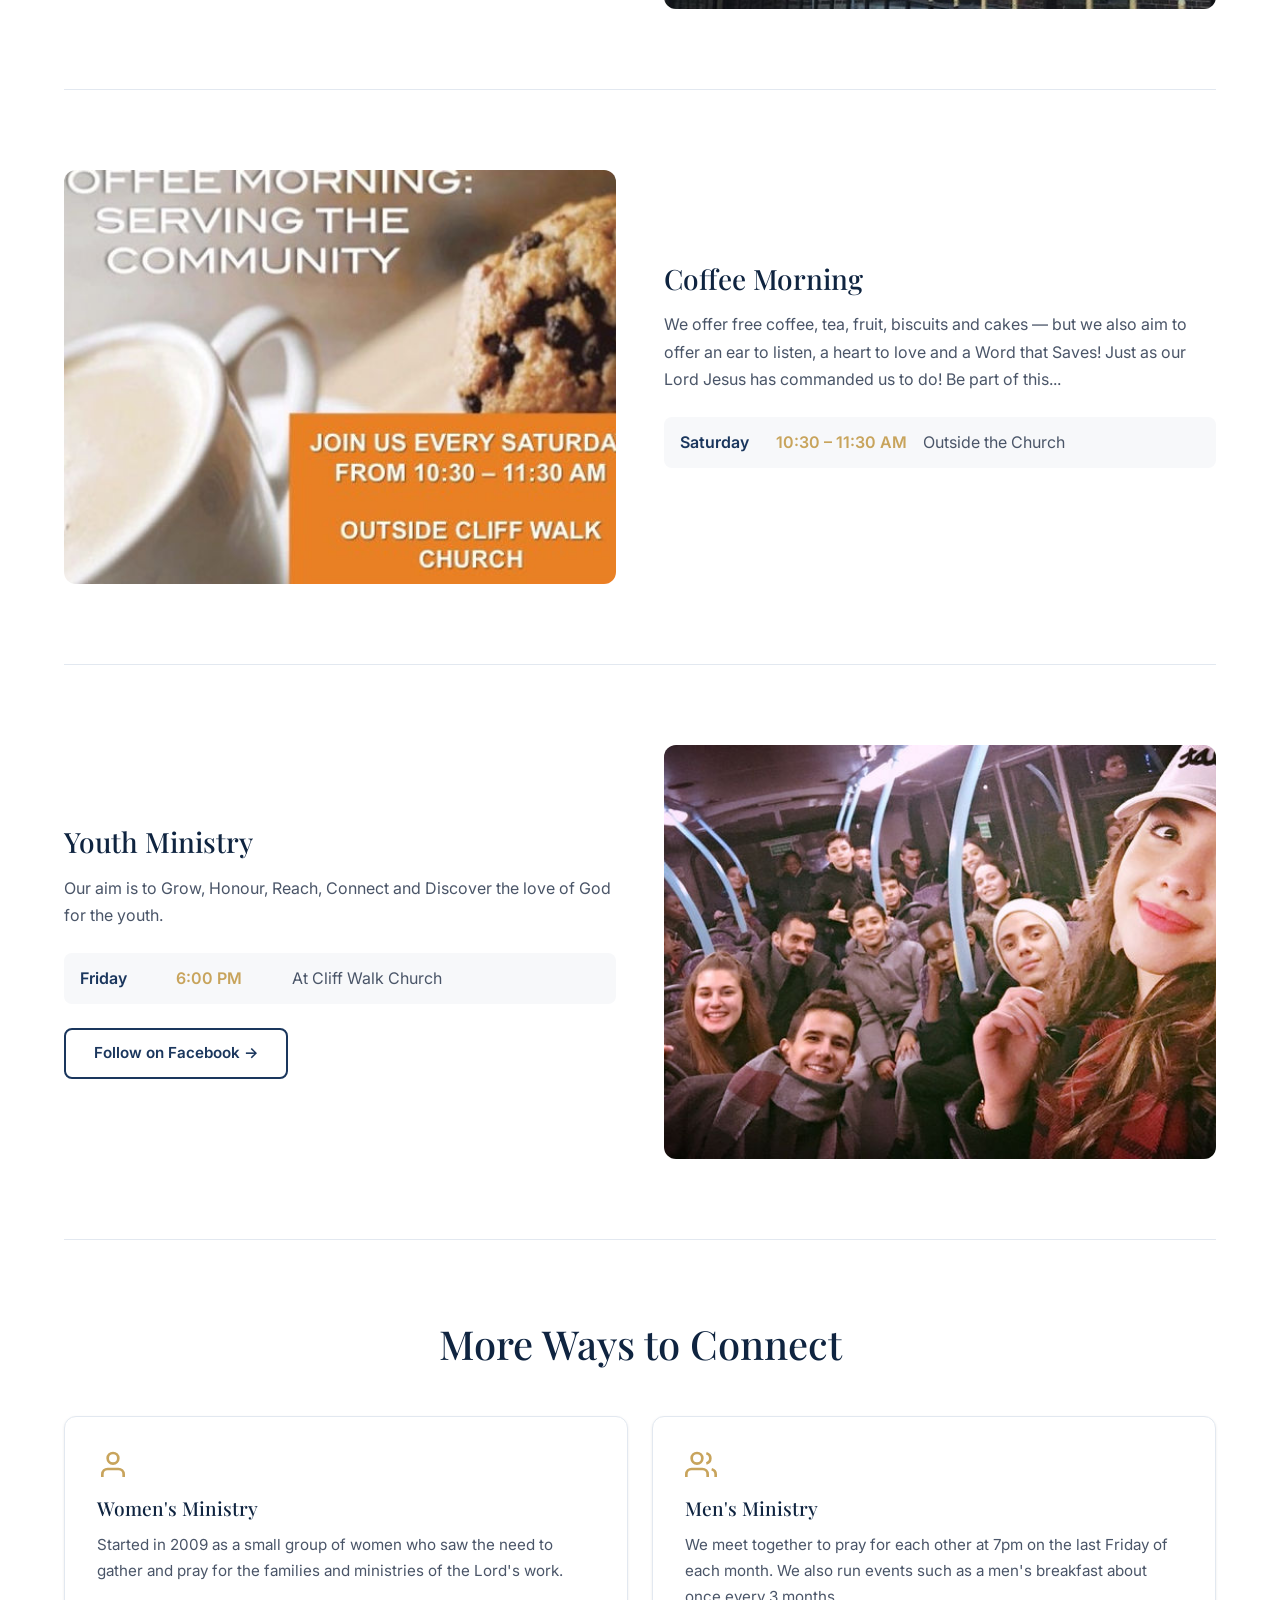
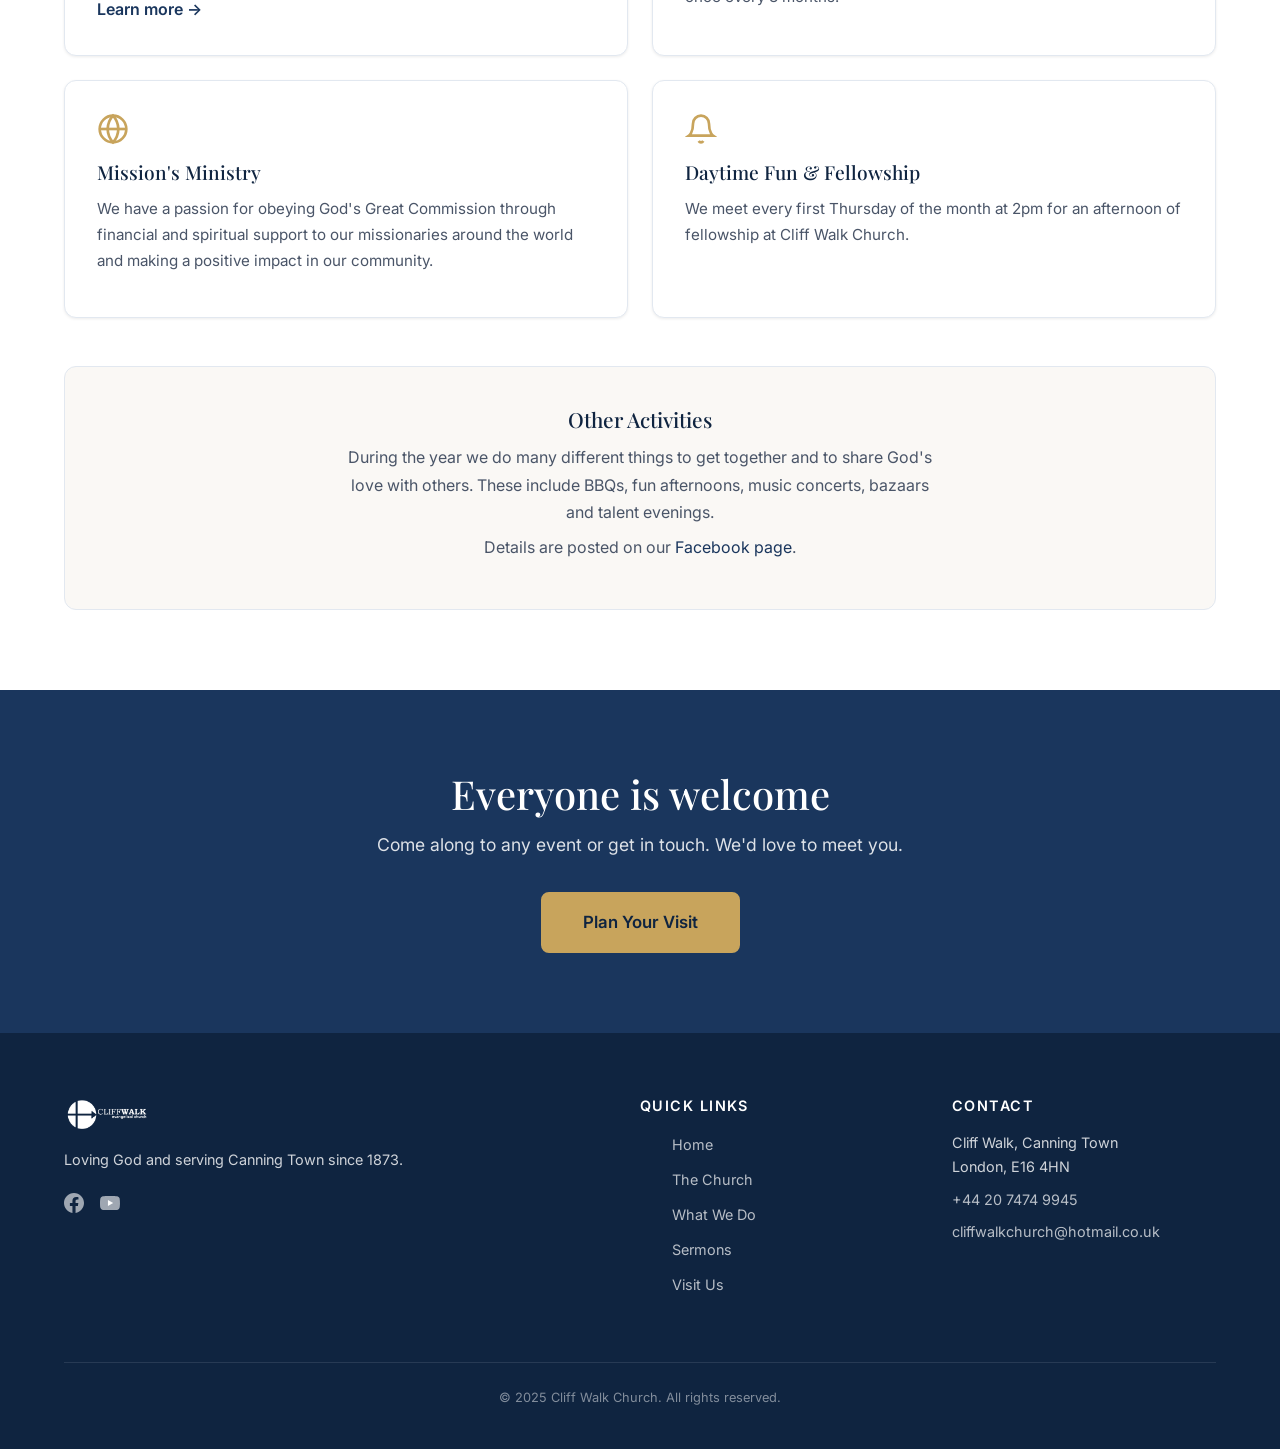
<file: ministries.html>
<!DOCTYPE html>
<html lang="en">
<head>
  <meta charset="UTF-8">
  <meta name="viewport" content="width=device-width, initial-scale=1.0">
  <title>What We Do | Cliff Walk Church</title>
  <meta name="description" content="Discover our ministries at Cliff Walk Church - Sunday services, home groups, youth ministry, coffee mornings and more in Canning Town, London.">
  <link rel="preconnect" href="https://fonts.googleapis.com">
  <link rel="preconnect" href="https://fonts.gstatic.com" crossorigin>
  <link href="https://fonts.googleapis.com/css2?family=Inter:wght@300;400;500;600;700&family=Playfair+Display:wght@400;500;600;700&display=swap" rel="stylesheet">
  <link href="https://cdn.jsdelivr.net/npm/bootstrap@5.3.3/dist/css/bootstrap.min.css" rel="stylesheet">
  <link rel="stylesheet" href="style.css">
</head>
<body>
  <!-- Navigation -->
  <nav class="navbar navbar-expand-lg navbar-dark fixed-top" id="navbar">
    <div class="container nav-container">
      <a href="index.html" class="navbar-brand nav-logo">
        <img src="images/logo.png" alt="Cliff Walk Church" class="logo-img">
      </a>
      <button class="navbar-toggler" type="button" data-bs-toggle="collapse" data-bs-target="#navMenu" aria-controls="navMenu" aria-expanded="false" aria-label="Toggle navigation">
        <span class="navbar-toggler-icon"></span>
      </button>
      <div class="collapse navbar-collapse" id="navMenu">
        <ul class="navbar-nav ms-auto align-items-lg-center">
          <li class="nav-item"><a href="index.html" class="nav-link">Home</a></li>
          <li class="nav-item"><a href="about.html" class="nav-link">The Church</a></li>
          <li class="nav-item"><a href="ministries.html" class="nav-link active">What We Do</a></li>
          <li class="nav-item"><a href="sermons.html" class="nav-link">Sermons</a></li>
          <li class="nav-item"><a href="visit.html" class="nav-link nav-cta">Visit Us</a></li>
        </ul>
      </div>
    </div>
  </nav>

  <!-- Page Hero -->
  <section class="page-hero">
    <div class="hero-bg">
      <img src="images/hero-ministries.jpg" alt="Church community activities" loading="eager">
      <div class="hero-overlay"></div>
    </div>
    <div class="hero-content">
      <span class="section-label section-label-light">Get Involved</span>
      <h1>What We Do</h1>
      <p>Many ways to connect, grow and serve together throughout the week</p>
    </div>
  </section>

  <!-- Ministries -->
  <section class="section">
    <div class="container">

      <!-- Sunday Services -->
      <div class="ministry-full" id="services">
        <div class="ministry-full-image">
          <img src="images/worship.jpg" alt="Sunday worship service" loading="lazy">
        </div>
        <div class="ministry-full-content">
          <h2>Sunday Services</h2>
          <p>Join us for service every Sunday. Together we worship God led by gifted musicians, and look at what the Bible has to say about how we should live each day to please God.</p>
          <p>Those aged 3&ndash;16 usually spend some of their time in separate groups. There is also a cr&egrave;che room.</p>
          <div class="ministry-schedule">
            <div class="schedule-item">
              <span class="schedule-day">Sunday</span>
              <span class="schedule-time">11:00 AM</span>
              <span class="schedule-desc">English Service</span>
            </div>
            <div class="schedule-item">
              <span class="schedule-day">Sunday</span>
              <span class="schedule-time">6:30 PM</span>
              <span class="schedule-desc">Portuguese Service</span>
            </div>
          </div>
        </div>
      </div>

      <!-- Home Groups -->
      <div class="ministry-full reverse" id="homegroups">
        <div class="ministry-full-image">
          <img src="images/home-groups.jpg" alt="Home group Bible study" loading="lazy">
        </div>
        <div class="ministry-full-content">
          <h2>Home Groups</h2>
          <p>Join us for Home Groups where we gather together for prayer, Bible study and fellowship. The last Friday of each month we all meet together at the Church.</p>
          <div class="ministry-schedule">
            <div class="schedule-item">
              <span class="schedule-day">Wednesday</span>
              <span class="schedule-time">Evening</span>
              <span class="schedule-desc">English Home Group</span>
            </div>
            <div class="schedule-item">
              <span class="schedule-day">Friday</span>
              <span class="schedule-time">Evening</span>
              <span class="schedule-desc">Portuguese Home Group</span>
            </div>
          </div>
          <p class="ministry-note">Contact us for locations.</p>
        </div>
      </div>

      <!-- Coffee Morning -->
      <div class="ministry-full" id="coffee">
        <div class="ministry-full-image">
          <img src="images/coffee-morning.jpg" alt="Saturday coffee morning" loading="lazy">
        </div>
        <div class="ministry-full-content">
          <h2>Coffee Morning</h2>
          <p>We offer free coffee, tea, fruit, biscuits and cakes &mdash; but we also aim to offer an ear to listen, a heart to love and a Word that Saves! Just as our Lord Jesus has commanded us to do! Be part of this...</p>
          <div class="ministry-schedule">
            <div class="schedule-item">
              <span class="schedule-day">Saturday</span>
              <span class="schedule-time">10:30 &ndash; 11:30 AM</span>
              <span class="schedule-desc">Outside the Church</span>
            </div>
          </div>
        </div>
      </div>

      <!-- Youth Ministry -->
      <div class="ministry-full reverse" id="youth">
        <div class="ministry-full-image">
          <img src="images/youth-group.jpg" alt="Youth ministry" loading="lazy">
        </div>
        <div class="ministry-full-content">
          <h2>Youth Ministry</h2>
          <p>Our aim is to Grow, Honour, Reach, Connect and Discover the love of God for the youth.</p>
          <div class="ministry-schedule">
            <div class="schedule-item">
              <span class="schedule-day">Friday</span>
              <span class="schedule-time">6:00 PM</span>
              <span class="schedule-desc">At Cliff Walk Church</span>
            </div>
          </div>
          <a href="https://www.facebook.com/cliffwalkchurchyouthgroup/" target="_blank" rel="noopener" class="btn btn-secondary">Follow on Facebook &rarr;</a>
        </div>
      </div>

      <!-- Other Ministries Grid -->
      <div class="section-header" style="margin-top: 4rem;">
        <h2>More Ways to Connect</h2>
      </div>

      <div class="ministries-grid-small">
        <div class="ministry-card-small">
          <div class="ministry-card-icon">
            <svg width="32" height="32" viewBox="0 0 24 24" fill="none" stroke="currentColor" stroke-width="2"><path d="M20 21v-2a4 4 0 0 0-4-4H8a4 4 0 0 0-4 4v2"/><circle cx="12" cy="7" r="4"/></svg>
          </div>
          <h3>Women's Ministry</h3>
          <p>Started in 2009 as a small group of women who saw the need to gather and pray for the families and ministries of the Lord's work.</p>
          <a href="http://www.mulherescristas.co.uk" target="_blank" rel="noopener" class="ministry-link">Learn more &rarr;</a>
        </div>

        <div class="ministry-card-small">
          <div class="ministry-card-icon">
            <svg width="32" height="32" viewBox="0 0 24 24" fill="none" stroke="currentColor" stroke-width="2"><path d="M17 21v-2a4 4 0 0 0-4-4H5a4 4 0 0 0-4 4v2"/><circle cx="9" cy="7" r="4"/><path d="M23 21v-2a4 4 0 0 0-3-3.87"/><path d="M16 3.13a4 4 0 0 1 0 7.75"/></svg>
          </div>
          <h3>Men's Ministry</h3>
          <p>We meet together to pray for each other at 7pm on the last Friday of each month. We also run events such as a men's breakfast about once every 3 months.</p>
        </div>

        <div class="ministry-card-small">
          <div class="ministry-card-icon">
            <svg width="32" height="32" viewBox="0 0 24 24" fill="none" stroke="currentColor" stroke-width="2"><circle cx="12" cy="12" r="10"/><line x1="2" y1="12" x2="22" y2="12"/><path d="M12 2a15.3 15.3 0 0 1 4 10 15.3 15.3 0 0 1-4 10 15.3 15.3 0 0 1-4-10 15.3 15.3 0 0 1 4-10z"/></svg>
          </div>
          <h3>Mission's Ministry</h3>
          <p>We have a passion for obeying God's Great Commission through financial and spiritual support to our missionaries around the world and making a positive impact in our community.</p>
        </div>

        <div class="ministry-card-small">
          <div class="ministry-card-icon">
            <svg width="32" height="32" viewBox="0 0 24 24" fill="none" stroke="currentColor" stroke-width="2"><path d="M18 8A6 6 0 0 0 6 8c0 7-3 9-3 9h18s-3-2-3-9"/><path d="M13.73 21a2 2 0 0 1-3.46 0"/></svg>
          </div>
          <h3>Daytime Fun &amp; Fellowship</h3>
          <p>We meet every first Thursday of the month at 2pm for an afternoon of fellowship at Cliff Walk Church.</p>
        </div>
      </div>

      <!-- Other Activities -->
      <div class="other-activities-box">
        <h3>Other Activities</h3>
        <p>During the year we do many different things to get together and to share God's love with others. These include BBQs, fun afternoons, music concerts, bazaars and talent evenings.</p>
        <p>Details are posted on our <a href="https://www.facebook.com/cliffwalkchurchfamily" target="_blank" rel="noopener">Facebook page</a>.</p>
      </div>
    </div>
  </section>

  <!-- CTA -->
  <section class="cta-section">
    <div class="container">
      <h2>Everyone is welcome</h2>
      <p>Come along to any event or get in touch. We'd love to meet you.</p>
      <a href="visit.html" class="btn btn-primary btn-lg">Plan Your Visit</a>
    </div>
  </section>

  <!-- Footer -->
  <footer class="footer">
    <div class="container">
      <div class="footer-content">
        <div class="footer-brand">
          <img src="images/logo.png" alt="Cliff Walk Church" class="footer-logo">
          <p>Loving God and serving Canning Town since 1873.</p>
          <div class="social-links">
            <a href="https://www.facebook.com/cliffwalkchurchfamily" target="_blank" rel="noopener" aria-label="Facebook"><svg width="20" height="20" viewBox="0 0 24 24" fill="currentColor"><path d="M24 12.073c0-6.627-5.373-12-12-12s-12 5.373-12 12c0 5.99 4.388 10.954 10.125 11.854v-8.385H7.078v-3.47h3.047V9.43c0-3.007 1.792-4.669 4.533-4.669 1.312 0 2.686.235 2.686.235v2.953H15.83c-1.491 0-1.956.925-1.956 1.874v2.25h3.328l-.532 3.47h-2.796v8.385C19.612 23.027 24 18.062 24 12.073z"/></svg></a>
            <a href="https://www.youtube.com/@cliffwalkchurch" target="_blank" rel="noopener" aria-label="YouTube"><svg width="20" height="20" viewBox="0 0 24 24" fill="currentColor"><path d="M23.498 6.186a3.016 3.016 0 0 0-2.122-2.136C19.505 3.545 12 3.545 12 3.545s-7.505 0-9.377.505A3.017 3.017 0 0 0 .502 6.186C0 8.07 0 12 0 12s0 3.93.502 5.814a3.016 3.016 0 0 0 2.122 2.136c1.871.505 9.376.505 9.376.505s7.505 0 9.377-.505a3.015 3.015 0 0 0 2.122-2.136C24 15.93 24 12 24 12s0-3.93-.502-5.814z"/><polygon fill="#fff" points="9.545,15.568 15.818,12 9.545,8.432"/></svg></a>
          </div>
        </div>
        <div class="footer-links">
          <h4>Quick Links</h4>
          <ul>
            <li><a href="index.html">Home</a></li>
            <li><a href="about.html">The Church</a></li>
            <li><a href="ministries.html">What We Do</a></li>
            <li><a href="sermons.html">Sermons</a></li>
            <li><a href="visit.html">Visit Us</a></li>
          </ul>
        </div>
        <div class="footer-contact">
          <h4>Contact</h4>
          <p>Cliff Walk, Canning Town<br>London, E16 4HN</p>
          <p><a href="tel:+442074749945">+44 20 7474 9945</a></p>
          <p><a href="mailto:cliffwalkchurch@hotmail.co.uk">cliffwalkchurch@hotmail.co.uk</a></p>
        </div>
      </div>
      <div class="footer-bottom">
        <p>&copy; 2025 Cliff Walk Church. All rights reserved.</p>
      </div>
    </div>
  </footer>

  <script src="https://cdn.jsdelivr.net/npm/bootstrap@5.3.3/dist/js/bootstrap.bundle.min.js"></script>
  <script src="script.js"></script>
</body>
</html>
</file>
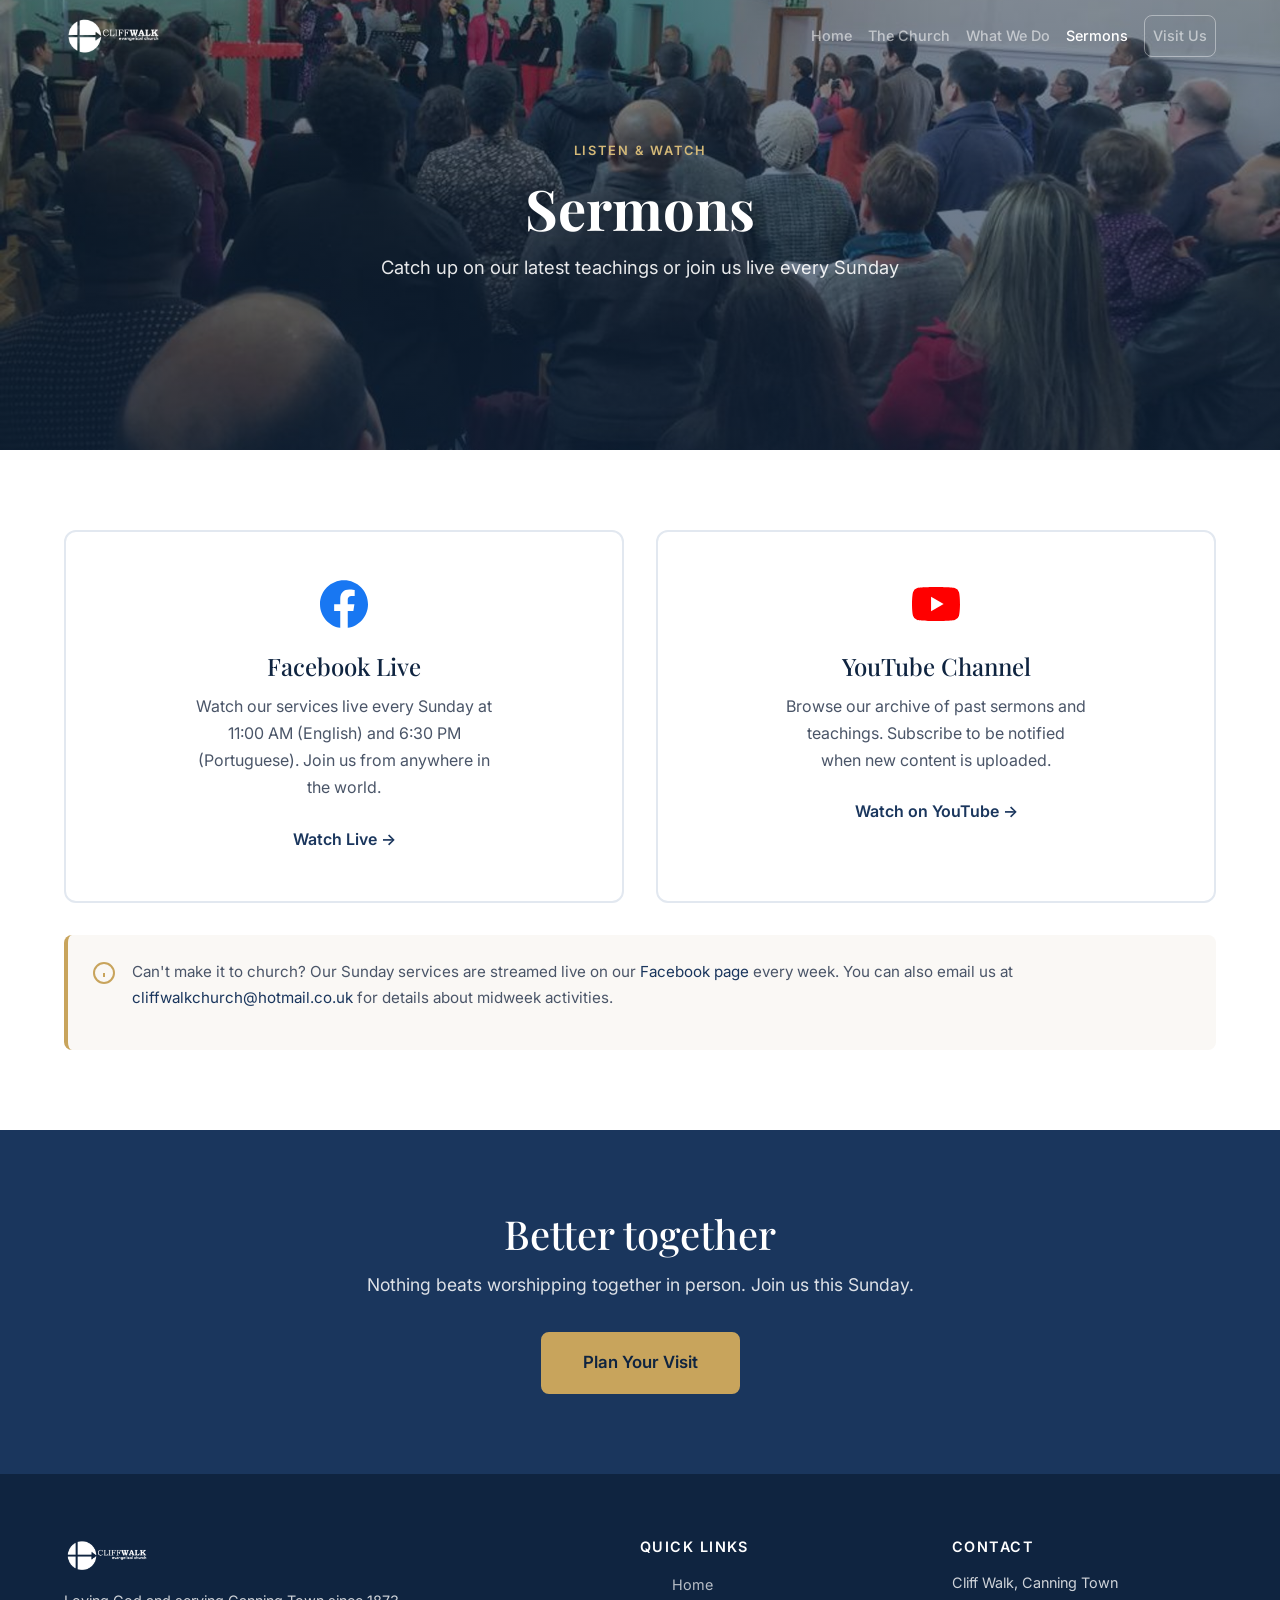
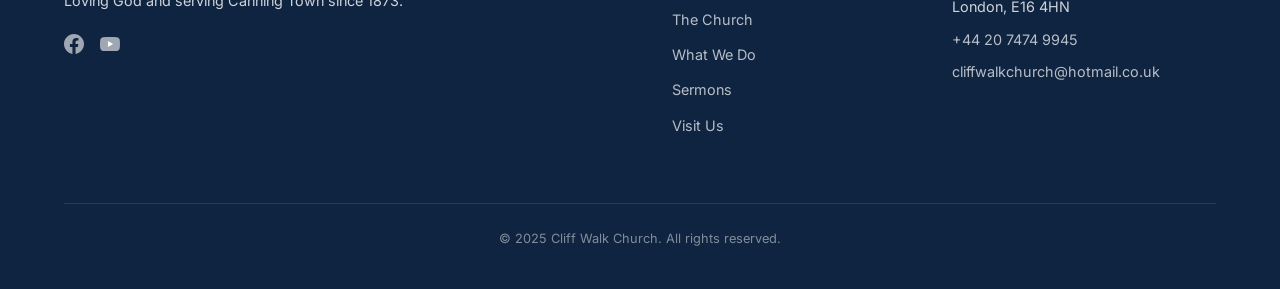
<file: sermons.html>
<!DOCTYPE html>
<html lang="en">
<head>
  <meta charset="UTF-8">
  <meta name="viewport" content="width=device-width, initial-scale=1.0">
  <title>Sermons | Cliff Walk Church</title>
  <meta name="description" content="Watch and listen to sermons from Cliff Walk Church. Live on Facebook every Sunday. Past sermons available on YouTube.">
  <link rel="preconnect" href="https://fonts.googleapis.com">
  <link rel="preconnect" href="https://fonts.gstatic.com" crossorigin>
  <link href="https://fonts.googleapis.com/css2?family=Inter:wght@300;400;500;600;700&family=Playfair+Display:wght@400;500;600;700&display=swap" rel="stylesheet">
  <link href="https://cdn.jsdelivr.net/npm/bootstrap@5.3.3/dist/css/bootstrap.min.css" rel="stylesheet">
  <link rel="stylesheet" href="style.css">
</head>
<body>
  <!-- Navigation -->
  <nav class="navbar navbar-expand-lg navbar-dark fixed-top" id="navbar">
    <div class="container nav-container">
      <a href="index.html" class="navbar-brand nav-logo">
        <img src="images/logo.png" alt="Cliff Walk Church" class="logo-img">
      </a>
      <button class="navbar-toggler" type="button" data-bs-toggle="collapse" data-bs-target="#navMenu" aria-controls="navMenu" aria-expanded="false" aria-label="Toggle navigation">
        <span class="navbar-toggler-icon"></span>
      </button>
      <div class="collapse navbar-collapse" id="navMenu">
        <ul class="navbar-nav ms-auto align-items-lg-center">
          <li class="nav-item"><a href="index.html" class="nav-link">Home</a></li>
          <li class="nav-item"><a href="about.html" class="nav-link">The Church</a></li>
          <li class="nav-item"><a href="ministries.html" class="nav-link">What We Do</a></li>
          <li class="nav-item"><a href="sermons.html" class="nav-link active">Sermons</a></li>
          <li class="nav-item"><a href="visit.html" class="nav-link nav-cta">Visit Us</a></li>
        </ul>
      </div>
    </div>
  </nav>

  <!-- Page Hero -->
  <section class="page-hero page-hero-short">
    <div class="hero-bg">
      <img src="images/hero-ministries.jpg" alt="Church worship" loading="eager">
      <div class="hero-overlay"></div>
    </div>
    <div class="hero-content">
      <span class="section-label section-label-light">Listen &amp; Watch</span>
      <h1>Sermons</h1>
      <p>Catch up on our latest teachings or join us live every Sunday</p>
    </div>
  </section>

  <!-- Sermon Platforms -->
  <section class="section">
    <div class="container">
      <div class="sermon-platforms">
        <a href="https://www.facebook.com/cliffwalkchurchfamily" target="_blank" rel="noopener" class="platform-card">
          <div class="platform-icon facebook">
            <svg width="48" height="48" viewBox="0 0 24 24" fill="currentColor"><path d="M24 12.073c0-6.627-5.373-12-12-12s-12 5.373-12 12c0 5.99 4.388 10.954 10.125 11.854v-8.385H7.078v-3.47h3.047V9.43c0-3.007 1.792-4.669 4.533-4.669 1.312 0 2.686.235 2.686.235v2.953H15.83c-1.491 0-1.956.925-1.956 1.874v2.25h3.328l-.532 3.47h-2.796v8.385C19.612 23.027 24 18.062 24 12.073z"/></svg>
          </div>
          <h2>Facebook Live</h2>
          <p>Watch our services live every Sunday at 11:00 AM (English) and 6:30 PM (Portuguese). Join us from anywhere in the world.</p>
          <span class="platform-cta">Watch Live &rarr;</span>
        </a>

        <a href="https://www.youtube.com/@cliffwalkchurch" target="_blank" rel="noopener" class="platform-card">
          <div class="platform-icon youtube">
            <svg width="48" height="48" viewBox="0 0 24 24" fill="currentColor"><path d="M23.498 6.186a3.016 3.016 0 0 0-2.122-2.136C19.505 3.545 12 3.545 12 3.545s-7.505 0-9.377.505A3.017 3.017 0 0 0 .502 6.186C0 8.07 0 12 0 12s0 3.93.502 5.814a3.016 3.016 0 0 0 2.122 2.136c1.871.505 9.376.505 9.376.505s7.505 0 9.377-.505a3.015 3.015 0 0 0 2.122-2.136C24 15.93 24 12 24 12s0-3.93-.502-5.814z"/><polygon fill="#fff" points="9.545,15.568 15.818,12 9.545,8.432"/></svg>
          </div>
          <h2>YouTube Channel</h2>
          <p>Browse our archive of past sermons and teachings. Subscribe to be notified when new content is uploaded.</p>
          <span class="platform-cta">Watch on YouTube &rarr;</span>
        </a>
      </div>

      <div class="sermon-info-box">
        <svg width="24" height="24" viewBox="0 0 24 24" fill="none" stroke="currentColor" stroke-width="2"><circle cx="12" cy="12" r="10"/><line x1="12" y1="16" x2="12" y2="12"/><line x1="12" y1="8" x2="12.01" y2="8"/></svg>
        <p>Can't make it to church? Our Sunday services are streamed live on our <a href="https://www.facebook.com/cliffwalkchurchfamily" target="_blank" rel="noopener">Facebook page</a> every week. You can also email us at <a href="mailto:cliffwalkchurch@hotmail.co.uk">cliffwalkchurch@hotmail.co.uk</a> for details about midweek activities.</p>
      </div>
    </div>
  </section>

  <!-- CTA -->
  <section class="cta-section">
    <div class="container">
      <h2>Better together</h2>
      <p>Nothing beats worshipping together in person. Join us this Sunday.</p>
      <a href="visit.html" class="btn btn-primary btn-lg">Plan Your Visit</a>
    </div>
  </section>

  <!-- Footer -->
  <footer class="footer">
    <div class="container">
      <div class="footer-content">
        <div class="footer-brand">
          <img src="images/logo.png" alt="Cliff Walk Church" class="footer-logo">
          <p>Loving God and serving Canning Town since 1873.</p>
          <div class="social-links">
            <a href="https://www.facebook.com/cliffwalkchurchfamily" target="_blank" rel="noopener" aria-label="Facebook"><svg width="20" height="20" viewBox="0 0 24 24" fill="currentColor"><path d="M24 12.073c0-6.627-5.373-12-12-12s-12 5.373-12 12c0 5.99 4.388 10.954 10.125 11.854v-8.385H7.078v-3.47h3.047V9.43c0-3.007 1.792-4.669 4.533-4.669 1.312 0 2.686.235 2.686.235v2.953H15.83c-1.491 0-1.956.925-1.956 1.874v2.25h3.328l-.532 3.47h-2.796v8.385C19.612 23.027 24 18.062 24 12.073z"/></svg></a>
            <a href="https://www.youtube.com/@cliffwalkchurch" target="_blank" rel="noopener" aria-label="YouTube"><svg width="20" height="20" viewBox="0 0 24 24" fill="currentColor"><path d="M23.498 6.186a3.016 3.016 0 0 0-2.122-2.136C19.505 3.545 12 3.545 12 3.545s-7.505 0-9.377.505A3.017 3.017 0 0 0 .502 6.186C0 8.07 0 12 0 12s0 3.93.502 5.814a3.016 3.016 0 0 0 2.122 2.136c1.871.505 9.376.505 9.376.505s7.505 0 9.377-.505a3.015 3.015 0 0 0 2.122-2.136C24 15.93 24 12 24 12s0-3.93-.502-5.814z"/><polygon fill="#fff" points="9.545,15.568 15.818,12 9.545,8.432"/></svg></a>
          </div>
        </div>
        <div class="footer-links">
          <h4>Quick Links</h4>
          <ul>
            <li><a href="index.html">Home</a></li>
            <li><a href="about.html">The Church</a></li>
            <li><a href="ministries.html">What We Do</a></li>
            <li><a href="sermons.html">Sermons</a></li>
            <li><a href="visit.html">Visit Us</a></li>
          </ul>
        </div>
        <div class="footer-contact">
          <h4>Contact</h4>
          <p>Cliff Walk, Canning Town<br>London, E16 4HN</p>
          <p><a href="tel:+442074749945">+44 20 7474 9945</a></p>
          <p><a href="mailto:cliffwalkchurch@hotmail.co.uk">cliffwalkchurch@hotmail.co.uk</a></p>
        </div>
      </div>
      <div class="footer-bottom">
        <p>&copy; 2025 Cliff Walk Church. All rights reserved.</p>
      </div>
    </div>
  </footer>

  <script src="https://cdn.jsdelivr.net/npm/bootstrap@5.3.3/dist/js/bootstrap.bundle.min.js"></script>
  <script src="script.js"></script>
</body>
</html>
</file>
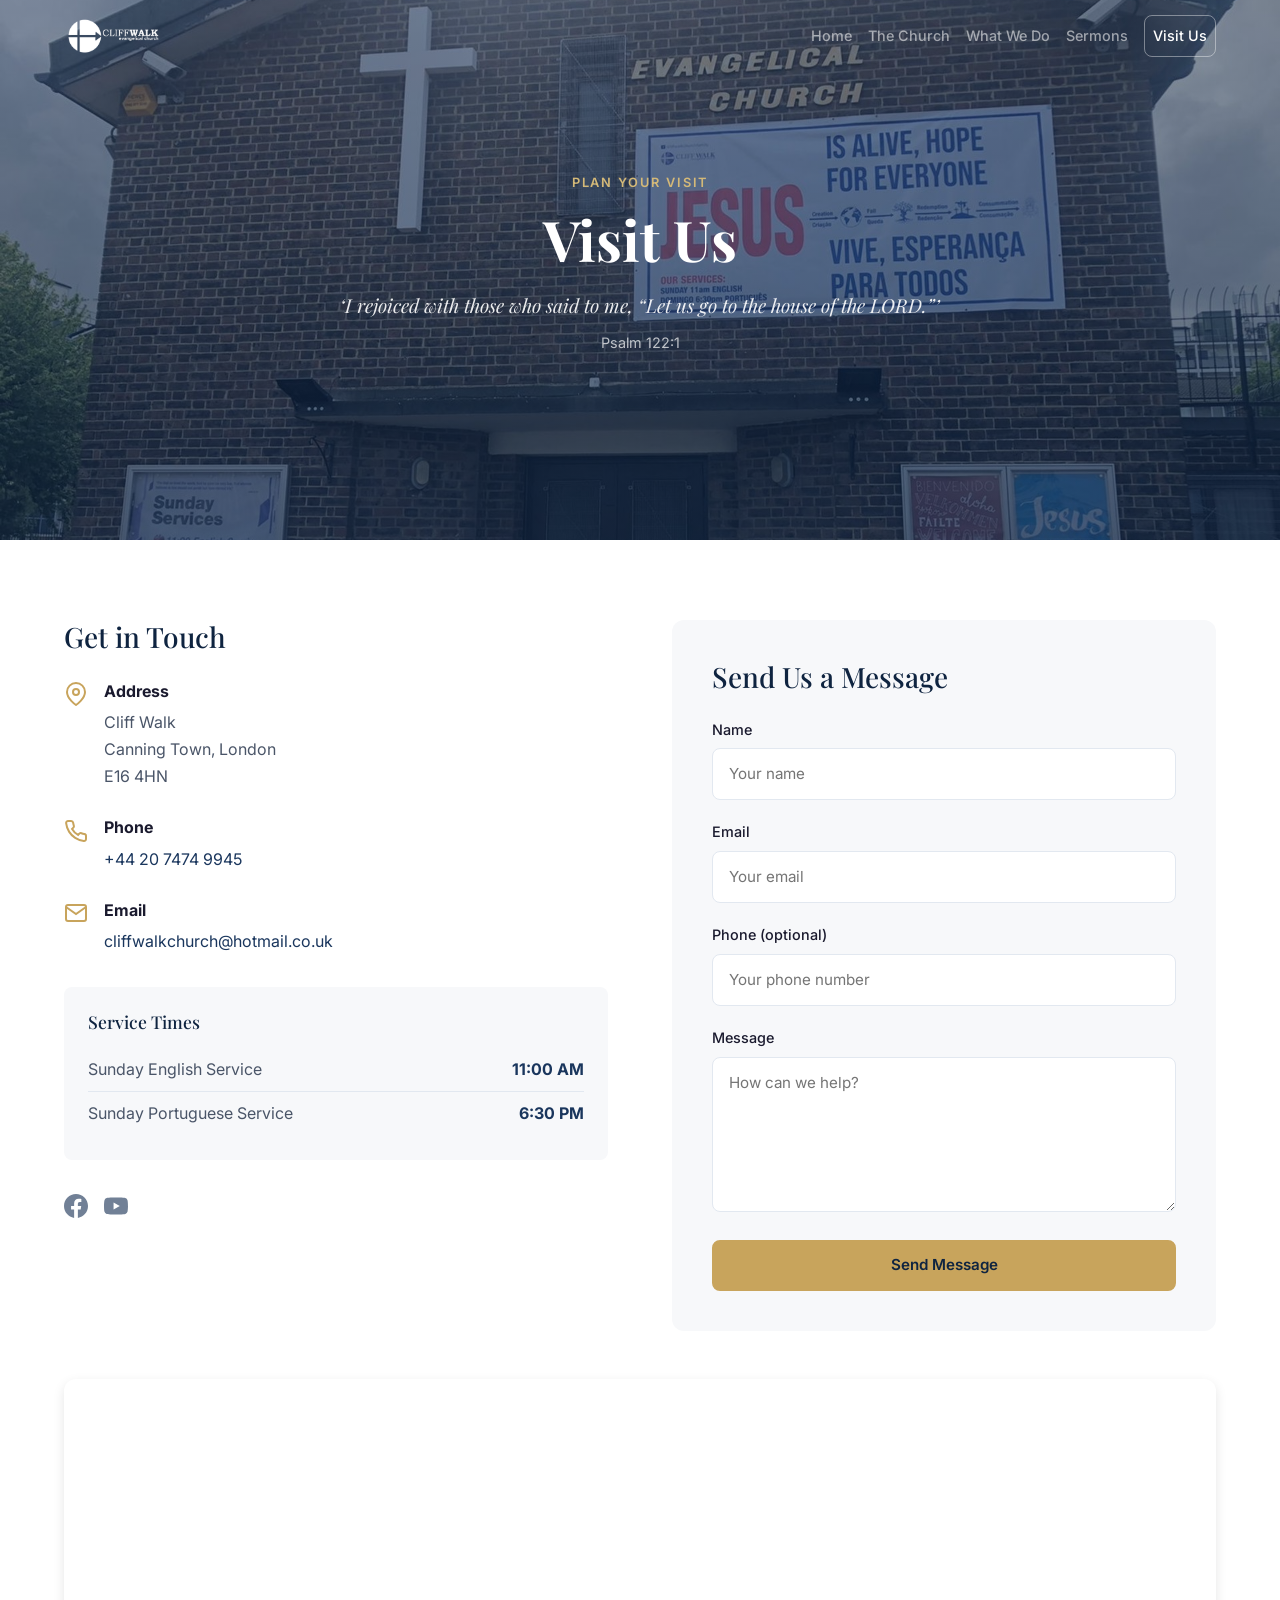
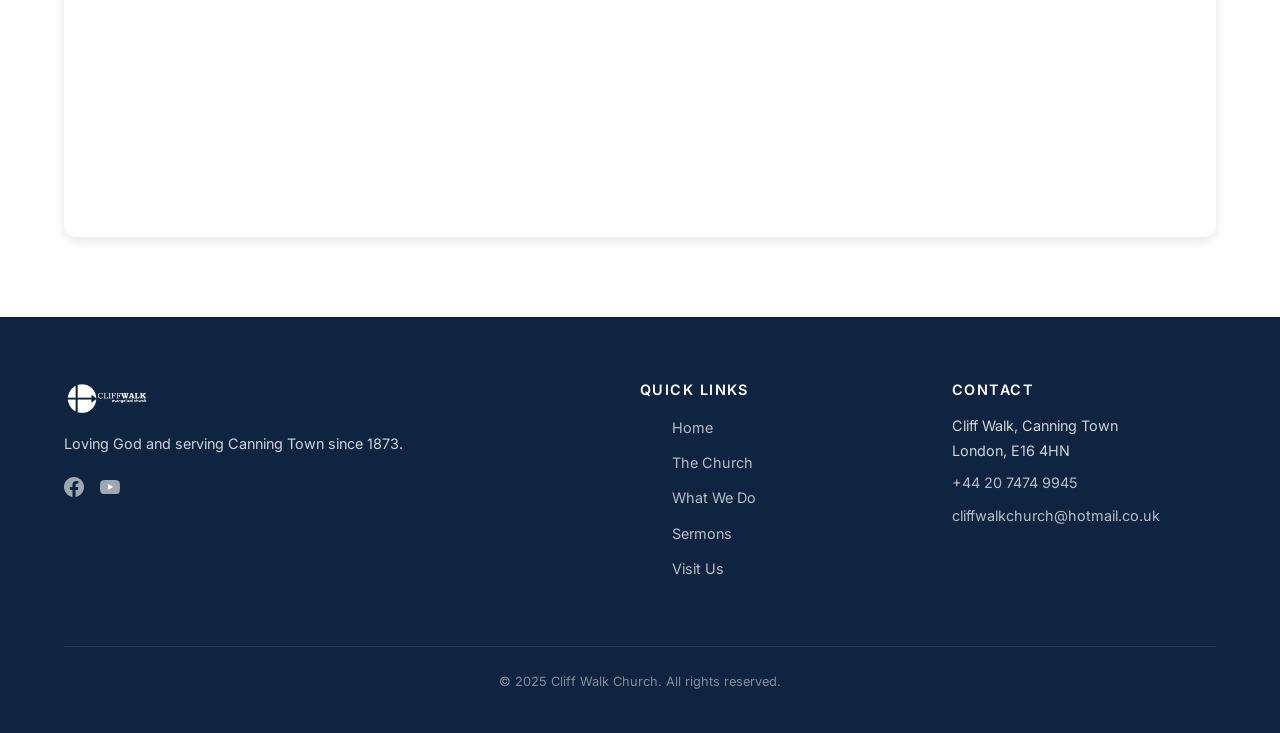
<file: visit.html>
<!DOCTYPE html>
<html lang="en">
<head>
  <meta charset="UTF-8">
  <meta name="viewport" content="width=device-width, initial-scale=1.0">
  <title>Visit Us | Cliff Walk Church</title>
  <meta name="description" content="Visit Cliff Walk Church in Canning Town, London E16 4HN. Sunday services at 11am and 6:30pm. Contact us at +44 20 7474 9945.">
  <link rel="preconnect" href="https://fonts.googleapis.com">
  <link rel="preconnect" href="https://fonts.gstatic.com" crossorigin>
  <link href="https://fonts.googleapis.com/css2?family=Inter:wght@300;400;500;600;700&family=Playfair+Display:wght@400;500;600;700&display=swap" rel="stylesheet">
  <link href="https://cdn.jsdelivr.net/npm/bootstrap@5.3.3/dist/css/bootstrap.min.css" rel="stylesheet">
  <link rel="stylesheet" href="style.css">
</head>
<body>
  <!-- Navigation -->
  <nav class="navbar navbar-expand-lg navbar-dark fixed-top" id="navbar">
    <div class="container nav-container">
      <a href="index.html" class="navbar-brand nav-logo">
        <img src="images/logo.png" alt="Cliff Walk Church" class="logo-img">
      </a>
      <button class="navbar-toggler" type="button" data-bs-toggle="collapse" data-bs-target="#navMenu" aria-controls="navMenu" aria-expanded="false" aria-label="Toggle navigation">
        <span class="navbar-toggler-icon"></span>
      </button>
      <div class="collapse navbar-collapse" id="navMenu">
        <ul class="navbar-nav ms-auto align-items-lg-center">
          <li class="nav-item"><a href="index.html" class="nav-link">Home</a></li>
          <li class="nav-item"><a href="about.html" class="nav-link">The Church</a></li>
          <li class="nav-item"><a href="ministries.html" class="nav-link">What We Do</a></li>
          <li class="nav-item"><a href="sermons.html" class="nav-link">Sermons</a></li>
          <li class="nav-item"><a href="visit.html" class="nav-link nav-cta active">Visit Us</a></li>
        </ul>
      </div>
    </div>
  </nav>

  <!-- Page Hero -->
  <section class="page-hero">
    <div class="hero-bg">
      <img src="images/hero-visit.jpg" alt="Visit Cliff Walk Church" loading="eager">
      <div class="hero-overlay"></div>
    </div>
    <div class="hero-content">
      <span class="section-label section-label-light">Plan Your Visit</span>
      <h1>Visit Us</h1>
      <blockquote class="hero-quote">
        <p>&lsquo;I rejoiced with those who said to me, &ldquo;Let us go to the house of the LORD.&rdquo;&rsquo;</p>
        <cite>Psalm 122:1</cite>
      </blockquote>
    </div>
  </section>

  <!-- Contact Section -->
  <section class="section">
    <div class="container">
      <div class="contact-grid">
        <div class="contact-info">
          <h2>Get in Touch</h2>
          <div class="contact-details">
            <div class="contact-item">
              <div class="contact-icon">
                <svg width="24" height="24" viewBox="0 0 24 24" fill="none" stroke="currentColor" stroke-width="2"><path d="M21 10c0 7-9 13-9 13s-9-6-9-13a9 9 0 0 1 18 0z"/><circle cx="12" cy="10" r="3"/></svg>
              </div>
              <div>
                <strong>Address</strong>
                <p>Cliff Walk<br>Canning Town, London<br>E16 4HN</p>
              </div>
            </div>
            <div class="contact-item">
              <div class="contact-icon">
                <svg width="24" height="24" viewBox="0 0 24 24" fill="none" stroke="currentColor" stroke-width="2"><path d="M22 16.92v3a2 2 0 0 1-2.18 2 19.79 19.79 0 0 1-8.63-3.07 19.5 19.5 0 0 1-6-6 19.79 19.79 0 0 1-3.07-8.67A2 2 0 0 1 4.11 2h3a2 2 0 0 1 2 1.72c.127.96.361 1.903.7 2.81a2 2 0 0 1-.45 2.11L8.09 9.91a16 16 0 0 0 6 6l1.27-1.27a2 2 0 0 1 2.11-.45c.907.339 1.85.573 2.81.7A2 2 0 0 1 22 16.92z"/></svg>
              </div>
              <div>
                <strong>Phone</strong>
                <p><a href="tel:+442074749945">+44 20 7474 9945</a></p>
              </div>
            </div>
            <div class="contact-item">
              <div class="contact-icon">
                <svg width="24" height="24" viewBox="0 0 24 24" fill="none" stroke="currentColor" stroke-width="2"><path d="M4 4h16c1.1 0 2 .9 2 2v12c0 1.1-.9 2-2 2H4c-1.1 0-2-.9-2-2V6c0-1.1.9-2 2-2z"/><polyline points="22,6 12,13 2,6"/></svg>
              </div>
              <div>
                <strong>Email</strong>
                <p><a href="mailto:cliffwalkchurch@hotmail.co.uk">cliffwalkchurch@hotmail.co.uk</a></p>
              </div>
            </div>
          </div>

          <div class="service-times-compact">
            <h3>Service Times</h3>
            <div class="compact-time">
              <span>Sunday English Service</span>
              <strong>11:00 AM</strong>
            </div>
            <div class="compact-time">
              <span>Sunday Portuguese Service</span>
              <strong>6:30 PM</strong>
            </div>
          </div>

          <div class="social-links">
            <a href="https://www.facebook.com/cliffwalkchurchfamily" target="_blank" rel="noopener" aria-label="Facebook">
              <svg width="24" height="24" viewBox="0 0 24 24" fill="currentColor"><path d="M24 12.073c0-6.627-5.373-12-12-12s-12 5.373-12 12c0 5.99 4.388 10.954 10.125 11.854v-8.385H7.078v-3.47h3.047V9.43c0-3.007 1.792-4.669 4.533-4.669 1.312 0 2.686.235 2.686.235v2.953H15.83c-1.491 0-1.956.925-1.956 1.874v2.25h3.328l-.532 3.47h-2.796v8.385C19.612 23.027 24 18.062 24 12.073z"/></svg>
            </a>
            <a href="https://www.youtube.com/@cliffwalkchurch" target="_blank" rel="noopener" aria-label="YouTube">
              <svg width="24" height="24" viewBox="0 0 24 24" fill="currentColor"><path d="M23.498 6.186a3.016 3.016 0 0 0-2.122-2.136C19.505 3.545 12 3.545 12 3.545s-7.505 0-9.377.505A3.017 3.017 0 0 0 .502 6.186C0 8.07 0 12 0 12s0 3.93.502 5.814a3.016 3.016 0 0 0 2.122 2.136c1.871.505 9.376.505 9.376.505s7.505 0 9.377-.505a3.015 3.015 0 0 0 2.122-2.136C24 15.93 24 12 24 12s0-3.93-.502-5.814z"/><polygon fill="#fff" points="9.545,15.568 15.818,12 9.545,8.432"/></svg>
            </a>
          </div>
        </div>

        <div class="contact-form-wrapper">
          <h2>Send Us a Message</h2>
          <form class="contact-form" id="contactForm">
            <div class="form-group">
              <label for="name">Name</label>
              <input type="text" id="name" name="name" required placeholder="Your name">
            </div>
            <div class="form-group">
              <label for="email">Email</label>
              <input type="email" id="email" name="email" required placeholder="Your email">
            </div>
            <div class="form-group">
              <label for="phone">Phone (optional)</label>
              <input type="tel" id="phone" name="phone" placeholder="Your phone number">
            </div>
            <div class="form-group">
              <label for="message">Message</label>
              <textarea id="message" name="message" rows="5" required placeholder="How can we help?"></textarea>
            </div>
            <button type="submit" class="btn btn-primary btn-full">Send Message</button>
          </form>
        </div>
      </div>

      <!-- Map -->
      <div class="map-container">
        <iframe
          src="https://maps.google.com/maps?q=Cliff+Walk,+Canning+Town,+London+E16+4HN&t=&z=16&ie=UTF8&iwloc=&output=embed"
          width="100%"
          height="450"
          style="border:0; border-radius: 12px;"
          allowfullscreen=""
          loading="lazy"
          referrerpolicy="no-referrer-when-downgrade"
          title="Map showing Cliff Walk Church location in Canning Town, E16 4HN">
        </iframe>
      </div>
    </div>
  </section>

  <!-- Footer -->
  <footer class="footer">
    <div class="container">
      <div class="footer-content">
        <div class="footer-brand">
          <img src="images/logo.png" alt="Cliff Walk Church" class="footer-logo">
          <p>Loving God and serving Canning Town since 1873.</p>
          <div class="social-links">
            <a href="https://www.facebook.com/cliffwalkchurchfamily" target="_blank" rel="noopener" aria-label="Facebook"><svg width="20" height="20" viewBox="0 0 24 24" fill="currentColor"><path d="M24 12.073c0-6.627-5.373-12-12-12s-12 5.373-12 12c0 5.99 4.388 10.954 10.125 11.854v-8.385H7.078v-3.47h3.047V9.43c0-3.007 1.792-4.669 4.533-4.669 1.312 0 2.686.235 2.686.235v2.953H15.83c-1.491 0-1.956.925-1.956 1.874v2.25h3.328l-.532 3.47h-2.796v8.385C19.612 23.027 24 18.062 24 12.073z"/></svg></a>
            <a href="https://www.youtube.com/@cliffwalkchurch" target="_blank" rel="noopener" aria-label="YouTube"><svg width="20" height="20" viewBox="0 0 24 24" fill="currentColor"><path d="M23.498 6.186a3.016 3.016 0 0 0-2.122-2.136C19.505 3.545 12 3.545 12 3.545s-7.505 0-9.377.505A3.017 3.017 0 0 0 .502 6.186C0 8.07 0 12 0 12s0 3.93.502 5.814a3.016 3.016 0 0 0 2.122 2.136c1.871.505 9.376.505 9.376.505s7.505 0 9.377-.505a3.015 3.015 0 0 0 2.122-2.136C24 15.93 24 12 24 12s0-3.93-.502-5.814z"/><polygon fill="#fff" points="9.545,15.568 15.818,12 9.545,8.432"/></svg></a>
          </div>
        </div>
        <div class="footer-links">
          <h4>Quick Links</h4>
          <ul>
            <li><a href="index.html">Home</a></li>
            <li><a href="about.html">The Church</a></li>
            <li><a href="ministries.html">What We Do</a></li>
            <li><a href="sermons.html">Sermons</a></li>
            <li><a href="visit.html">Visit Us</a></li>
          </ul>
        </div>
        <div class="footer-contact">
          <h4>Contact</h4>
          <p>Cliff Walk, Canning Town<br>London, E16 4HN</p>
          <p><a href="tel:+442074749945">+44 20 7474 9945</a></p>
          <p><a href="mailto:cliffwalkchurch@hotmail.co.uk">cliffwalkchurch@hotmail.co.uk</a></p>
        </div>
      </div>
      <div class="footer-bottom">
        <p>&copy; 2025 Cliff Walk Church. All rights reserved.</p>
      </div>
    </div>
  </footer>

  <script src="https://cdn.jsdelivr.net/npm/bootstrap@5.3.3/dist/js/bootstrap.bundle.min.js"></script>
  <script src="script.js"></script>
</body>
</html>
</file>
<file: style.css>
/* ========================================
   CSS Variables & Reset
   ======================================== */
:root {
  --color-primary: #1a365d;
  --color-primary-light: #2a4a7f;
  --color-primary-dark: #0f2440;
  --color-accent: #c8a45c;
  --color-accent-light: #d4b978;
  --color-text: #1a1a2e;
  --color-text-light: #4a5568;
  --color-text-muted: #718096;
  --color-bg: #ffffff;
  --color-bg-alt: #f7f8fa;
  --color-bg-warm: #faf8f5;
  --color-border: #e2e8f0;
  --font-heading: 'Playfair Display', Georgia, serif;
  --font-body: 'Inter', -apple-system, BlinkMacSystemFont, sans-serif;
  --shadow-sm: 0 1px 3px rgba(0,0,0,0.08);
  --shadow-md: 0 4px 12px rgba(0,0,0,0.1);
  --shadow-lg: 0 8px 30px rgba(0,0,0,0.12);
  --radius: 8px;
  --radius-lg: 12px;
  --transition: 0.3s ease;
}

*, *::before, *::after {
  margin: 0;
  padding: 0;
  box-sizing: border-box;
}

html {
  scroll-behavior: smooth;
  scroll-padding-top: 80px;
}

body {
  font-family: var(--font-body);
  color: var(--color-text);
  line-height: 1.7;
  -webkit-font-smoothing: antialiased;
  display: flex;
  flex-direction: column;
  min-height: 100vh;
}

body > .footer {
  margin-top: auto;
}

img {
  max-width: 100%;
  height: auto;
  display: block;
}

a {
  color: var(--color-primary);
  text-decoration: none;
  transition: color var(--transition);
}

a:hover {
  color: var(--color-accent);
}

.container {
  max-width: 1200px;
  margin: 0 auto;
  padding: 0 1.5rem;
}

.section {
  padding: 5rem 0;
}

.section-alt {
  background: var(--color-bg-alt);
}

/* ========================================
   Navigation — uses Bootstrap navbar-dark / navbar-light
   JS swaps the class on scroll. All link/toggler colors are native Bootstrap.
   ======================================== */
.navbar {
  padding: 0;
  transition: background var(--transition), box-shadow var(--transition);
}

.navbar.scrolled {
  box-shadow: var(--shadow-sm);
}

.nav-container {
  height: 72px;
}

.logo-img {
  height: 40px;
  width: auto;
  filter: brightness(0) invert(1);
  transition: filter var(--transition);
}

.navbar.scrolled .logo-img {
  filter: none;
}

.navbar .nav-link {
  padding: 0.5rem 1rem;
  font-size: 0.9rem;
  font-weight: 500;
  border-radius: var(--radius);
}

/* CTA button in nav */
.nav-cta {
  margin-left: 0.5rem;
  border: 1px solid rgba(255,255,255,0.4);
  border-radius: var(--radius) !important;
}

.navbar.scrolled .nav-cta {
  background: var(--color-primary) !important;
  color: #fff !important;
  border-color: var(--color-primary);
}

.navbar.scrolled .nav-cta:hover {
  background: var(--color-primary-light) !important;
  border-color: var(--color-primary-light);
}

/* ========================================
   Buttons
   ======================================== */
.btn {
  display: inline-flex;
  align-items: center;
  gap: 0.5rem;
  padding: 0.75rem 1.75rem;
  font-family: var(--font-body);
  font-size: 0.95rem;
  font-weight: 600;
  border-radius: var(--radius);
  border: 2px solid transparent;
  cursor: pointer;
  transition: all var(--transition);
  text-decoration: none;
}

.btn-primary {
  background: var(--color-accent);
  color: var(--color-primary-dark);
  border-color: var(--color-accent);
}

.btn-primary:hover {
  background: var(--color-accent-light);
  border-color: var(--color-accent-light);
  color: var(--color-primary-dark);
  transform: translateY(-1px);
  box-shadow: var(--shadow-md);
}

.btn-outline {
  background: transparent;
  color: #fff;
  border-color: rgba(255,255,255,0.6);
}

.btn-outline:hover {
  background: rgba(255,255,255,0.1);
  border-color: #fff;
  color: #fff;
}

.btn-secondary {
  background: transparent;
  color: var(--color-primary);
  border-color: var(--color-primary);
}

.btn-secondary:hover {
  background: var(--color-primary);
  color: #fff;
}

.btn-lg {
  padding: 1rem 2.5rem;
  font-size: 1.05rem;
}

.btn-full {
  width: 100%;
  justify-content: center;
}

/* ========================================
   Hero
   ======================================== */
.hero, .page-hero {
  position: relative;
  min-height: 100vh;
  display: flex;
  align-items: center;
  justify-content: center;
  text-align: center;
  color: #fff;
  overflow: hidden;
}

.page-hero {
  min-height: 60vh;
}

.page-hero-short {
  min-height: 50vh;
}

.hero-bg {
  position: absolute;
  inset: 0;
}

.hero-bg img {
  width: 100%;
  height: 100%;
  object-fit: cover;
}

.hero-overlay {
  position: absolute;
  inset: 0;
  background: linear-gradient(
    to bottom,
    rgba(15, 36, 64, 0.5) 0%,
    rgba(15, 36, 64, 0.7) 100%
  );
}

.hero-content {
  position: relative;
  z-index: 1;
  max-width: 700px;
  padding: 2rem 1.5rem;
}

.hero-welcome {
  font-family: var(--font-body);
  font-size: 1rem;
  font-weight: 400;
  letter-spacing: 0.2em;
  text-transform: uppercase;
  margin-bottom: 0.5rem;
  opacity: 0.9;
}

.hero-title {
  font-family: var(--font-heading);
  font-size: clamp(2.5rem, 6vw, 4.5rem);
  font-weight: 700;
  line-height: 1.1;
  margin-bottom: 1rem;
}

.hero-subtitle,
.page-hero .hero-content > p {
  font-size: 1.15rem;
  line-height: 1.6;
  opacity: 0.9;
  max-width: 560px;
  margin: 0 auto 2rem;
}

.hero-actions {
  display: flex;
  gap: 1rem;
  justify-content: center;
  flex-wrap: wrap;
}

.hero-quote {
  margin-top: 1rem;
}

.hero-quote p {
  font-family: var(--font-heading);
  font-size: 1.2rem;
  font-style: italic;
  opacity: 0.9;
  margin-bottom: 0.5rem;
}

.hero-quote cite {
  font-style: normal;
  font-size: 0.9rem;
  opacity: 0.7;
}

/* ========================================
   Section Labels & Headers
   ======================================== */
.section-label {
  display: inline-block;
  font-size: 0.8rem;
  font-weight: 600;
  letter-spacing: 0.15em;
  text-transform: uppercase;
  color: var(--color-accent);
  margin-bottom: 0.75rem;
}

.section-label-light {
  color: var(--color-accent-light);
}

.section-header {
  text-align: center;
  max-width: 600px;
  margin: 0 auto 3rem;
}

.section-header h2,
.content-block h2 {
  font-family: var(--font-heading);
  font-size: clamp(1.75rem, 4vw, 2.5rem);
  color: var(--color-primary-dark);
  margin-bottom: 0.75rem;
  line-height: 1.2;
}

.page-hero h1 {
  font-family: var(--font-heading);
  font-size: clamp(2.25rem, 5vw, 3.5rem);
  font-weight: 700;
  margin-bottom: 0.75rem;
}

.section-header p {
  color: var(--color-text-light);
  font-size: 1.05rem;
}

.section-cta {
  text-align: center;
  margin-top: 2.5rem;
}

/* ========================================
   Service Times Banner
   ======================================== */
.service-times {
  background: var(--color-primary);
  color: #fff;
  padding: 2rem 0;
}

.times-grid {
  display: grid;
  grid-template-columns: repeat(3, 1fr);
  gap: 2rem;
  text-align: center;
}

.time-card {
  padding: 1.5rem;
}

.time-icon {
  margin-bottom: 0.75rem;
  opacity: 0.8;
}

.time-card h3 {
  font-family: var(--font-body);
  font-size: 0.85rem;
  font-weight: 500;
  text-transform: uppercase;
  letter-spacing: 0.1em;
  opacity: 0.8;
  margin-bottom: 0.25rem;
}

.time-card .time {
  font-family: var(--font-heading);
  font-size: 1.5rem;
  font-weight: 600;
}

/* ========================================
   Welcome Section
   ======================================== */
.welcome-grid {
  display: grid;
  grid-template-columns: 1fr 1fr;
  gap: 4rem;
  align-items: center;
}

.welcome-text h2 {
  font-family: var(--font-heading);
  font-size: clamp(1.75rem, 4vw, 2.5rem);
  color: var(--color-primary-dark);
  margin-bottom: 1.25rem;
}

.welcome-text p {
  color: var(--color-text-light);
  margin-bottom: 1rem;
}

.welcome-text .btn {
  margin-top: 0.5rem;
}

.welcome-quote blockquote {
  background: var(--color-bg-warm);
  padding: 3rem;
  border-radius: var(--radius-lg);
  border-left: 4px solid var(--color-accent);
}

.welcome-quote p {
  font-family: var(--font-heading);
  font-size: 1.35rem;
  font-style: italic;
  color: var(--color-primary-dark);
  line-height: 1.5;
  margin-bottom: 1rem;
}

.welcome-quote cite {
  font-style: normal;
  font-weight: 600;
  color: var(--color-accent);
  font-size: 0.95rem;
}

/* ========================================
   Preview Grid (Home page)
   ======================================== */
.preview-grid {
  display: grid;
  grid-template-columns: repeat(4, 1fr);
  gap: 1.5rem;
}

.preview-card {
  background: #fff;
  border-radius: var(--radius-lg);
  overflow: hidden;
  box-shadow: var(--shadow-sm);
  transition: all var(--transition);
}

.preview-card:hover {
  transform: translateY(-4px);
  box-shadow: var(--shadow-lg);
}

.preview-image {
  height: 200px;
  overflow: hidden;
}

.preview-image img {
  width: 100%;
  height: 100%;
  object-fit: cover;
  transition: transform var(--transition);
}

.preview-card:hover .preview-image img {
  transform: scale(1.05);
}

.preview-card h3 {
  font-family: var(--font-heading);
  font-size: 1.15rem;
  padding: 1.25rem 1.25rem 0.5rem;
  color: var(--color-primary-dark);
}

.preview-card p {
  font-size: 0.9rem;
  color: var(--color-text-light);
  padding: 0 1.25rem 1.25rem;
}

/* ========================================
   Sermons Preview (Home page)
   ======================================== */
.sermons-preview {
  background: var(--color-bg-alt);
}

.sermons-preview-grid {
  display: grid;
  grid-template-columns: 1fr 1fr;
  gap: 4rem;
  align-items: center;
}

.sermons-preview-text h2 {
  font-family: var(--font-heading);
  font-size: clamp(1.75rem, 4vw, 2.5rem);
  color: var(--color-primary-dark);
  margin-bottom: 1rem;
}

.sermons-preview-text > p {
  color: var(--color-text-light);
  margin-bottom: 2rem;
}

.sermons-preview-links {
  display: flex;
  flex-direction: column;
  gap: 1rem;
}

.sermon-link {
  display: flex;
  align-items: center;
  gap: 0.75rem;
  padding: 1rem 1.25rem;
  background: #fff;
  border-radius: var(--radius);
  font-weight: 500;
  color: var(--color-text);
  box-shadow: var(--shadow-sm);
  transition: all var(--transition);
}

.sermon-link:hover {
  box-shadow: var(--shadow-md);
  transform: translateX(4px);
  color: var(--color-primary);
}

.sermon-link svg {
  flex-shrink: 0;
}

.sermons-preview-image {
  border-radius: var(--radius-lg);
  overflow: hidden;
  aspect-ratio: 4/3;
}

.sermons-preview-image img {
  width: 100%;
  height: 100%;
  object-fit: cover;
}

/* ========================================
   CTA Section
   ======================================== */
.cta-section {
  background: var(--color-primary);
  color: #fff;
  text-align: center;
  padding: 5rem 0;
}

.cta-section h2 {
  font-family: var(--font-heading);
  font-size: clamp(1.75rem, 4vw, 2.5rem);
  margin-bottom: 0.75rem;
}

.cta-section p {
  opacity: 0.85;
  font-size: 1.1rem;
  margin-bottom: 2rem;
}

/* ========================================
   About Page
   ======================================== */
.about-hero {
  position: relative;
  height: 300px;
  overflow: hidden;
}

.about-hero img {
  width: 100%;
  height: 100%;
  object-fit: cover;
}

.content-block {
  max-width: 800px;
  margin: 0 auto;
}

.content-block h2 {
  margin-bottom: 1.5rem;
}

.two-column-text {
  display: grid;
  grid-template-columns: 1fr 1fr;
  gap: 2rem;
}

.two-column-text p {
  color: var(--color-text-light);
  margin-bottom: 1rem;
}

.beliefs-content {
  max-width: 800px;
}

.beliefs-content p {
  color: var(--color-text-light);
  margin-bottom: 1rem;
}

.affiliation-badges {
  display: flex;
  gap: 1rem;
  margin-top: 2rem;
  flex-wrap: wrap;
}

.badge {
  padding: 0.5rem 1.25rem;
  background: var(--color-bg-alt);
  border: 1px solid var(--color-border);
  border-radius: 100px;
  font-size: 0.85rem;
  font-weight: 500;
  color: var(--color-primary);
}

/* Timeline */
.timeline {
  max-width: 700px;
  margin: 0 auto;
  position: relative;
  padding-left: 3rem;
}

.timeline::before {
  content: '';
  position: absolute;
  left: 0;
  top: 0;
  bottom: 0;
  width: 2px;
  background: var(--color-accent);
}

.timeline-item {
  position: relative;
  padding-bottom: 2.5rem;
}

.timeline-item::before {
  content: '';
  position: absolute;
  left: -3rem;
  top: 0.25rem;
  width: 12px;
  height: 12px;
  border-radius: 50%;
  background: var(--color-accent);
  transform: translateX(-5px);
}

.timeline-year {
  font-family: var(--font-heading);
  font-size: 1.5rem;
  font-weight: 700;
  color: var(--color-accent);
  margin-bottom: 0.25rem;
}

.timeline-content h3 {
  font-size: 1.1rem;
  color: var(--color-primary-dark);
  margin-bottom: 0.25rem;
}

.timeline-content p {
  color: var(--color-text-light);
  font-size: 0.95rem;
}

/* Pastors */
.pastors-grid {
  display: grid;
  grid-template-columns: repeat(2, 1fr);
  gap: 2rem;
  max-width: 700px;
  margin: 0 auto;
}

.pastor-card {
  text-align: center;
  background: #fff;
  padding: 2.5rem 2rem;
  border-radius: var(--radius-lg);
  box-shadow: var(--shadow-sm);
}

.pastor-image {
  width: 160px;
  height: 160px;
  border-radius: 50%;
  overflow: hidden;
  margin: 0 auto 1.5rem;
  border: 4px solid var(--color-accent);
}

.pastor-image img {
  width: 100%;
  height: 100%;
  object-fit: cover;
}

.pastor-placeholder {
  display: flex;
  align-items: center;
  justify-content: center;
  background: var(--color-bg-alt);
  color: var(--color-text-muted);
}

.pastor-info h3, .pastor-card h3 {
  font-family: var(--font-heading);
  font-size: 1.3rem;
  color: var(--color-primary-dark);
  margin-bottom: 0.25rem;
}

.pastor-role {
  color: var(--color-accent);
  font-weight: 500;
  margin-bottom: 0.5rem;
}

.pastor-email {
  display: inline-flex;
  align-items: center;
  gap: 0.5rem;
  font-size: 0.85rem;
  color: var(--color-text-muted);
}

.pastor-email:hover {
  color: var(--color-primary);
}

.email-short {
  display: none;
}

/* ========================================
   Ministries Page
   ======================================== */
.ministry-full {
  display: grid;
  grid-template-columns: 1fr 1fr;
  gap: 3rem;
  align-items: center;
  margin-bottom: 5rem;
  padding-bottom: 5rem;
  border-bottom: 1px solid var(--color-border);
}

.ministry-full:last-of-type {
  border-bottom: none;
  margin-bottom: 0;
  padding-bottom: 0;
}

.ministry-full.reverse {
  direction: rtl;
}

.ministry-full.reverse > * {
  direction: ltr;
}

.ministry-full-image {
  border-radius: var(--radius-lg);
  overflow: hidden;
  aspect-ratio: 4/3;
}

.ministry-full-image img {
  width: 100%;
  height: 100%;
  object-fit: cover;
}

.ministry-full-content h2 {
  font-family: var(--font-heading);
  font-size: 1.75rem;
  color: var(--color-primary-dark);
  margin-bottom: 1rem;
}

.ministry-full-content p {
  color: var(--color-text-light);
  margin-bottom: 1rem;
}

.ministry-schedule {
  margin: 1.5rem 0;
}

.schedule-item {
  display: flex;
  align-items: center;
  gap: 1rem;
  padding: 0.75rem 1rem;
  background: var(--color-bg-alt);
  border-radius: var(--radius);
  margin-bottom: 0.5rem;
}

.schedule-day {
  font-weight: 600;
  color: var(--color-primary);
  min-width: 80px;
}

.schedule-time {
  font-weight: 600;
  color: var(--color-accent);
  min-width: 100px;
}

.schedule-desc {
  color: var(--color-text-light);
}

.ministry-note {
  font-size: 0.9rem;
  font-style: italic;
  color: var(--color-text-muted);
}

.ministry-link {
  font-weight: 600;
  color: var(--color-primary);
}

/* Small ministry cards grid */
.ministries-grid-small {
  display: grid;
  grid-template-columns: repeat(2, 1fr);
  gap: 1.5rem;
  margin-bottom: 3rem;
}

.ministry-card-small {
  background: #fff;
  padding: 2rem;
  border-radius: var(--radius-lg);
  box-shadow: var(--shadow-sm);
  border: 1px solid var(--color-border);
  transition: all var(--transition);
}

.ministry-card-small:hover {
  box-shadow: var(--shadow-md);
  transform: translateY(-2px);
}

.ministry-card-icon {
  color: var(--color-accent);
  margin-bottom: 1rem;
}

.ministry-card-small h3 {
  font-family: var(--font-heading);
  font-size: 1.2rem;
  color: var(--color-primary-dark);
  margin-bottom: 0.75rem;
}

.ministry-card-small p {
  color: var(--color-text-light);
  font-size: 0.95rem;
  margin-bottom: 0.75rem;
}

.other-activities-box {
  background: var(--color-bg-warm);
  border-radius: var(--radius-lg);
  padding: 2.5rem;
  text-align: center;
  border: 1px solid var(--color-border);
}

.other-activities-box h3 {
  font-family: var(--font-heading);
  font-size: 1.3rem;
  color: var(--color-primary-dark);
  margin-bottom: 0.75rem;
}

.other-activities-box p {
  color: var(--color-text-light);
  max-width: 600px;
  margin: 0 auto 0.5rem;
}

/* ========================================
   Sermons Page
   ======================================== */
.sermon-platforms {
  display: grid;
  grid-template-columns: 1fr 1fr;
  gap: 2rem;
  margin-bottom: 2rem;
}

.platform-card {
  display: flex;
  flex-direction: column;
  align-items: center;
  text-align: center;
  padding: 3rem 2rem;
  background: #fff;
  border: 2px solid var(--color-border);
  border-radius: var(--radius-lg);
  transition: all var(--transition);
  color: var(--color-text);
}

.platform-card:hover {
  border-color: var(--color-primary);
  box-shadow: var(--shadow-lg);
  transform: translateY(-4px);
  color: var(--color-text);
}

.platform-icon {
  margin-bottom: 1.5rem;
}

.platform-icon.facebook { color: #1877F2; }
.platform-icon.youtube { color: #FF0000; }

.platform-card h2 {
  font-family: var(--font-heading);
  font-size: 1.5rem;
  color: var(--color-primary-dark);
  margin-bottom: 0.75rem;
}

.platform-card p {
  color: var(--color-text-light);
  margin-bottom: 1.5rem;
  max-width: 300px;
}

.platform-cta {
  font-weight: 600;
  color: var(--color-primary);
}

.sermon-info-box {
  display: flex;
  gap: 1rem;
  padding: 1.5rem;
  background: var(--color-bg-warm);
  border-radius: var(--radius);
  border-left: 4px solid var(--color-accent);
  align-items: flex-start;
}

.sermon-info-box svg {
  flex-shrink: 0;
  color: var(--color-accent);
  margin-top: 2px;
}

.sermon-info-box p {
  color: var(--color-text-light);
  font-size: 0.95rem;
}

/* Facebook Feed */
.fb-feed-container {
  display: flex;
  justify-content: center;
}

.fb-feed-container iframe {
  border-radius: var(--radius-lg);
  max-width: 100%;
}

/* ========================================
   Contact / Visit Page
   ======================================== */
.contact-grid {
  display: grid;
  grid-template-columns: 1fr 1fr;
  gap: 4rem;
  margin-bottom: 3rem;
}

.contact-info h2,
.contact-form-wrapper h2 {
  font-family: var(--font-heading);
  font-size: 1.75rem;
  color: var(--color-primary-dark);
  margin-bottom: 1.5rem;
}

.contact-details {
  margin-bottom: 2rem;
}

.contact-item {
  display: flex;
  gap: 1rem;
  margin-bottom: 1.5rem;
  align-items: flex-start;
}

.contact-icon {
  flex-shrink: 0;
  color: var(--color-accent);
  margin-top: 2px;
}

.contact-item strong {
  display: block;
  margin-bottom: 0.25rem;
}

.contact-item p {
  color: var(--color-text-light);
  margin: 0;
}

.service-times-compact {
  background: var(--color-bg-alt);
  border-radius: var(--radius);
  padding: 1.5rem;
  margin-bottom: 2rem;
}

.service-times-compact h3 {
  font-family: var(--font-heading);
  font-size: 1.1rem;
  color: var(--color-primary-dark);
  margin-bottom: 1rem;
}

.compact-time {
  display: flex;
  justify-content: space-between;
  padding: 0.5rem 0;
  border-bottom: 1px solid var(--color-border);
}

.compact-time:last-child {
  border-bottom: none;
}

.compact-time span {
  color: var(--color-text-light);
}

.compact-time strong {
  color: var(--color-primary);
}

.social-links {
  display: flex;
  gap: 1rem;
}

.social-links a {
  color: var(--color-text-muted);
  transition: color var(--transition);
}

.social-links a:hover {
  color: var(--color-primary);
}

/* Contact Form */
.contact-form-wrapper {
  background: var(--color-bg-alt);
  padding: 2.5rem;
  border-radius: var(--radius-lg);
}

.form-group {
  margin-bottom: 1.25rem;
}

.form-group label {
  display: block;
  font-size: 0.9rem;
  font-weight: 500;
  margin-bottom: 0.4rem;
  color: var(--color-text);
}

.form-group input,
.form-group textarea {
  width: 100%;
  padding: 0.75rem 1rem;
  border: 1px solid var(--color-border);
  border-radius: var(--radius);
  font-family: var(--font-body);
  font-size: 0.95rem;
  color: var(--color-text);
  background: #fff;
  transition: border-color var(--transition);
}

.form-group input:focus,
.form-group textarea:focus {
  outline: none;
  border-color: var(--color-primary);
  box-shadow: 0 0 0 3px rgba(26, 54, 93, 0.1);
}

.form-group textarea {
  resize: vertical;
}

.map-container {
  border-radius: var(--radius-lg);
  overflow: hidden;
  box-shadow: var(--shadow-md);
}

/* ========================================
   Footer
   ======================================== */
.footer {
  background: var(--color-primary-dark);
  color: rgba(255,255,255,0.8);
  padding: 4rem 0 0;
}

.footer-content {
  display: grid;
  grid-template-columns: 2fr 1fr 1fr;
  gap: 3rem;
  padding-bottom: 3rem;
  border-bottom: 1px solid rgba(255,255,255,0.1);
}

.footer-logo {
  height: 35px;
  margin-bottom: 1rem;
  filter: brightness(0) invert(1);
}

.footer-brand p {
  font-size: 0.9rem;
  margin-bottom: 1rem;
}

.footer-brand .social-links a {
  color: rgba(255,255,255,0.6);
}

.footer-brand .social-links a:hover {
  color: var(--color-accent);
}

.footer h4 {
  color: #fff;
  font-size: 0.9rem;
  font-weight: 600;
  text-transform: uppercase;
  letter-spacing: 0.1em;
  margin-bottom: 1rem;
}

.footer-links ul {
  list-style: none;
}

.footer-links li {
  margin-bottom: 0.5rem;
}

.footer-links a {
  color: rgba(255,255,255,0.7);
  font-size: 0.9rem;
}

.footer-links a:hover {
  color: var(--color-accent);
}

.footer-contact p {
  font-size: 0.9rem;
  margin-bottom: 0.5rem;
}

.footer-contact a {
  color: rgba(255,255,255,0.7);
}

.footer-contact a:hover {
  color: var(--color-accent);
}

.footer-bottom {
  text-align: center;
  padding: 1.5rem 0;
  font-size: 0.8rem;
  opacity: 0.6;
}

/* ========================================
   Animations
   ======================================== */
@keyframes fadeInUp {
  from {
    opacity: 0;
    transform: translateY(30px);
  }
  to {
    opacity: 1;
    transform: translateY(0);
  }
}

.fade-in {
  opacity: 0;
  transform: translateY(20px);
}

.fade-in.visible {
  animation: fadeInUp 0.6s ease forwards;
}

/* Fallback: if JS hasn't run after 2s, show everything */
@media (prefers-reduced-motion: reduce) {
  .fade-in {
    opacity: 1;
    transform: none;
    animation: none;
  }
}

/* ========================================
   Responsive
   ======================================== */

/* ---- Tablet landscape / small desktop ---- */
@media (max-width: 1024px) {
  .preview-grid {
    grid-template-columns: repeat(2, 1fr);
  }

  .sermon-platforms {
    grid-template-columns: 1fr 1fr;
  }
}

/* ---- Tablet portrait ---- */
@media (max-width: 768px) {
  /* Mobile Nav — dropdown is always navy regardless of scroll state */
  .navbar-collapse {
    background: var(--color-primary);
    padding: 1rem 0;
    margin: 0 -12px;
    padding-left: 12px;
    padding-right: 12px;
  }

  .navbar-collapse .nav-link {
    color: rgba(255,255,255,0.85) !important;
    padding: 0.75rem 1rem !important;
    font-size: 1.05rem;
    border-bottom: 1px solid rgba(255,255,255,0.1);
    border-radius: 0 !important;
  }

  .navbar-collapse .nav-link:hover,
  .navbar-collapse .nav-link.active {
    color: #fff !important;
    background: rgba(255,255,255,0.1) !important;
  }

  .navbar-collapse .nav-cta {
    margin-left: 0 !important;
    margin-top: 0.75rem;
    text-align: center;
    padding: 0.75rem 1.5rem !important;
    background: var(--color-accent) !important;
    color: var(--color-primary-dark) !important;
    border-color: var(--color-accent) !important;
    border-radius: var(--radius-lg) !important;
    border-bottom: none;
    font-weight: 700;
  }

  /* Hero */
  .hero {
    min-height: 85vh;
  }

  .page-hero {
    min-height: 45vh;
  }

  .hero-subtitle,
  .page-hero .hero-content > p {
    font-size: 1rem;
  }

  /* Service Times */
  .times-grid {
    grid-template-columns: 1fr;
    gap: 0;
  }

  .time-card {
    padding: 1rem;
    display: flex;
    align-items: center;
    gap: 1rem;
    text-align: left;
  }

  .time-icon {
    margin-bottom: 0;
  }

  .time-card h3 {
    margin-bottom: 0;
  }

  .time-card .time {
    font-size: 1.2rem;
  }

  /* Sections */
  .section {
    padding: 3rem 0;
  }

  .section-header {
    margin-bottom: 2rem;
  }

  /* Welcome */
  .welcome-grid {
    grid-template-columns: 1fr;
    gap: 2rem;
  }

  .welcome-quote blockquote {
    padding: 2rem;
  }

  .welcome-quote p {
    font-size: 1.15rem;
  }

  /* Preview Cards */
  .preview-grid {
    grid-template-columns: repeat(2, 1fr);
    gap: 1rem;
  }

  .preview-image {
    height: 150px;
  }

  .preview-card h3 {
    font-size: 1rem;
    padding: 1rem 1rem 0.35rem;
  }

  .preview-card p {
    font-size: 0.8rem;
    padding: 0 1rem 1rem;
  }

  /* Sermons Preview */
  .sermons-preview-grid {
    grid-template-columns: 1fr;
    gap: 2rem;
  }

  .sermons-preview-image {
    max-height: 280px;
  }

  /* Two-column text */
  .two-column-text {
    grid-template-columns: 1fr;
  }

  /* Ministries */
  .ministry-full {
    grid-template-columns: 1fr;
    gap: 1.5rem;
    margin-bottom: 3rem;
    padding-bottom: 3rem;
  }

  .ministry-full.reverse {
    direction: ltr;
  }

  .ministry-full-image {
    aspect-ratio: 16/9;
  }

  .ministry-full-content h2 {
    font-size: 1.5rem;
  }

  .schedule-item {
    flex-wrap: wrap;
    gap: 0.25rem 1rem;
  }

  .ministries-grid-small {
    grid-template-columns: 1fr;
  }

  /* Pastors */
  .pastors-grid {
    grid-template-columns: repeat(2, 1fr);
    max-width: 500px;
  }

  .pastor-image {
    width: 120px;
    height: 120px;
  }

  .pastor-card {
    padding: 1.5rem 1rem;
  }

  .pastor-info h3, .pastor-card h3 {
    font-size: 1.1rem;
  }

  .pastor-email .email-full {
    display: none;
  }

  .pastor-email .email-short {
    display: inline;
  }

  /* Contact */
  .contact-grid {
    grid-template-columns: 1fr;
    gap: 2rem;
  }

  .sermon-platforms {
    grid-template-columns: 1fr;
  }

  .platform-card {
    padding: 2rem 1.5rem;
  }

  /* Footer */
  .footer-content {
    grid-template-columns: 1fr;
    gap: 2rem;
  }

  /* CTA */
  .cta-section {
    padding: 3.5rem 0;
  }

}

/* ---- Mobile ---- */
@media (max-width: 480px) {
  .hero-title {
    font-size: 2.25rem;
  }

  .page-hero h1 {
    font-size: 2rem;
  }

  .hero-actions {
    flex-direction: column;
    align-items: stretch;
  }

  .hero-actions .btn {
    justify-content: center;
  }

  .hero-quote p {
    font-size: 1rem;
  }

  /* Preview cards: 2 columns on small screens too */
  .preview-grid {
    grid-template-columns: repeat(2, 1fr);
    gap: 0.75rem;
  }

  .preview-image {
    height: 120px;
  }

  .preview-card h3 {
    font-size: 0.9rem;
    padding: 0.75rem 0.75rem 0.25rem;
  }

  .preview-card p {
    font-size: 0.75rem;
    padding: 0 0.75rem 0.75rem;
    line-height: 1.4;
  }

  /* Service times horizontal on mobile */
  .time-card {
    flex-direction: row;
    justify-content: space-between;
    padding: 0.75rem 1rem;
    border-bottom: 1px solid rgba(255,255,255,0.1);
  }

  .time-card:last-child {
    border-bottom: none;
  }

  .time-card h3 {
    font-size: 0.75rem;
  }

  .time-card .time {
    font-size: 1rem;
  }

  /* Pastors side-by-side on mobile */
  .pastors-grid {
    grid-template-columns: 1fr 1fr;
    max-width: 100%;
    gap: 1rem;
  }

  .pastor-image {
    width: 100px;
    height: 100px;
  }

  .pastor-card {
    padding: 1.25rem 0.75rem;
  }

  .pastor-info h3, .pastor-card h3 {
    font-size: 1rem;
  }

  .pastor-role {
    font-size: 0.85rem;
  }

  .pastor-email {
    font-size: 0.7rem;
  }

  /* Buttons */
  .btn-lg {
    width: 100%;
    justify-content: center;
  }

  /* Badges */
  .affiliation-badges {
    flex-direction: column;
  }

  .badge {
    text-align: center;
  }

  /* Contact form */
  .contact-form-wrapper {
    padding: 1.5rem;
  }

  .contact-info h2,
  .contact-form-wrapper h2 {
    font-size: 1.5rem;
  }

  /* Other activities */
  .other-activities-box {
    padding: 1.5rem;
  }

  /* Timeline */
  .timeline {
    padding-left: 2rem;
  }

  .timeline-item::before {
    left: -2rem;
    width: 10px;
    height: 10px;
    transform: translateX(-4px);
  }

  .timeline-year {
    font-size: 1.25rem;
  }

  .timeline-content p {
    font-size: 0.85rem;
  }

  /* Map */
  .map-container iframe {
    height: 300px;
  }

  /* Sermon info */
  .sermon-info-box {
    flex-direction: column;
    gap: 0.75rem;
  }

  /* Footer */
  .footer {
    padding: 3rem 0 0;
  }
}
</file>
